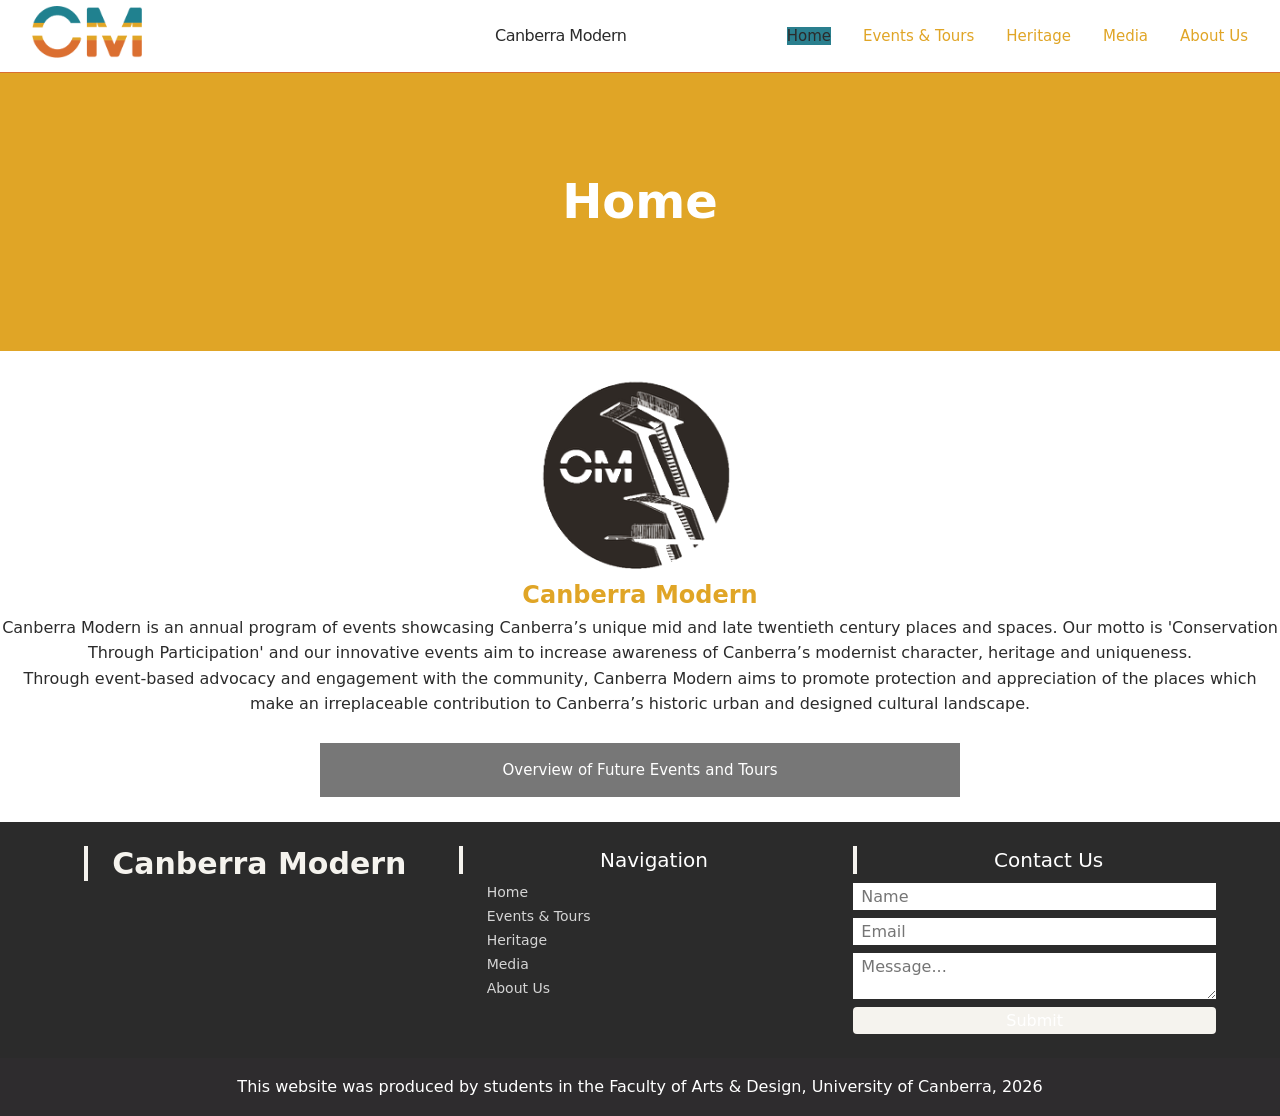
<file: index.html>
<!DOCTYPE html>
<html lang="en">

<head>
  <!-- Meta -->
  <meta charset="UTF-8">
  <meta name="viewport" content="width=device-width, initial-scale=1.0">
  <meta name="description" content="Responsive website assessment project">
  <title>Canberra Modern - Responsive Website</title>

  <!-- CSS -->
  <link rel="stylesheet" href="assets/css/styles.css">
 <!-- JavaScript -->
<script src="assets/css/javascript.js" defer></script>
 
  >
</head>

<body>


  <!-- =========================
       HEADER
  ========================== -->
<body>
</body>
  <nav class="navbar" id="navbar">
  <div class="nav-container">
      <a href="index.html">
    <img src="assets/images/CM logo.png" alt="My Logo" width="110.4" height="51.6">
</a>    
          <svg class="logo-icon" viewBox="0 0 24 24" </svg>
        <a href="#" class="nav-logo">
      <span class="logo-text">Canberra Modern</span>
    </a>

 <button class="hamburger" id="hamburger" aria-label="Toggle menu">
      <span class="hamburger-line"></span>
      <span class="hamburger-line"></span>
      <span class="hamburger-line"></span>
    </button>


    <div class="nav-menu" id="navMenu">
      <ul class="nav-list">
        <li class="nav-item">
          <a href="#" class="nav-link active">Home</a>
        </li>
        <li class="nav-item">
          <a href="Events.html" class="nav-link">Events & Tours</a>
        </li>
        <li class="nav-item">
          <a href="Heritage.html" class="nav-link">Heritage</a>
        </li>
        <li class="nav-item">
          <a href="Media.html" class="nav-link">Media</a>
        </li>
        <li class="nav-item">
          <a href="AboutUs.html" class="nav-link">About Us</a>
        </li>
      </ul>
    </div>
  </div>
</nav>

/* =========================
   HERO
========================= */

<br>
<br>
<body>
    <header>
      <h1>Home</h1>
    </header>
      </div>
</body>


  <!-- =========================
       MAIN
  ========================== -->

 
</head>

<body>
  <br>
  <img src="assets/images/logo2.png" alt="logo2" class="responsive" width="300" height="200">

</body>

</html>

</style>
</head>

<body>
  <br>
  <h2>Canberra Modern</h2>
  <p>
    Canberra Modern is an annual program of events showcasing Canberra’s unique mid and late twentieth century places and spaces.
    Our motto is 'Conservation Through Participation' and our innovative events aim to increase awareness of Canberra’s modernist character, heritage and uniqueness.
    <br>
    Through event-based advocacy and engagement with the community, Canberra Modern aims to promote protection and appreciation of the places which make an irreplaceable contribution to Canberra’s historic urban and designed cultural landscape.
  </p>
  <br>
  <button type="button" class="collapsible">Overview of Future Events and Tours</button>
  <div class="content">
    <p><br>Random Event(link) - Date xx/xx/xx Location<br><br>Random Event(link) - Date xx/xx/xx Location:<br><br>Random Event(link) - Date xx/xx/xx Location:<br><br>Random Event(link) - Date xx/xx/xx Location:<br><br></p>
  </div>



</body>

</html>

<br>
<br>

  
  <!-- =========================
       FOOTER
  ========================== -->

  <body>
    <footer>
        <div class="f-item-con">
            <div class="app-info">
                <span class='app-name'>
                    <span class='app-initial'>Canberra Modern

            </div>
            <div class="navigation">
                <div class="footer-title">Navigation</div>
                <ul>
                    <li>Home</li>
                    <li>Events & Tours</li>
                    <li>Heritage</li>
                    <li>Media</li>
                    <li>About Us</li>
             
                </ul>
            </div>
            <div class="g-i-t">
                <div class="footer-title">Contact Us</div>
                <form action="/" method="post" class="space-y-2">
                    <input type="text" name="g-name" class="g-inp" id="g-name" placeholder='Name' />
                    <input type="email" name="g-email" class="g-inp" id="g-email" placeholder='Email' />
                    <textarea type="text" name="g-msg" class="g-inp h-40 resize-none" id="g-msg"
                        placeholder='Message...'></textarea>
                    <button type="submit" class='f-btn'>Submit</button>
                </form>
            </div>
        </div>
        <div class='cr-con'>This website was produced by students in the Faculty of Arts & Design, University of Canberra, 2026</div>
    </footer>


</body>
</html>
</file>
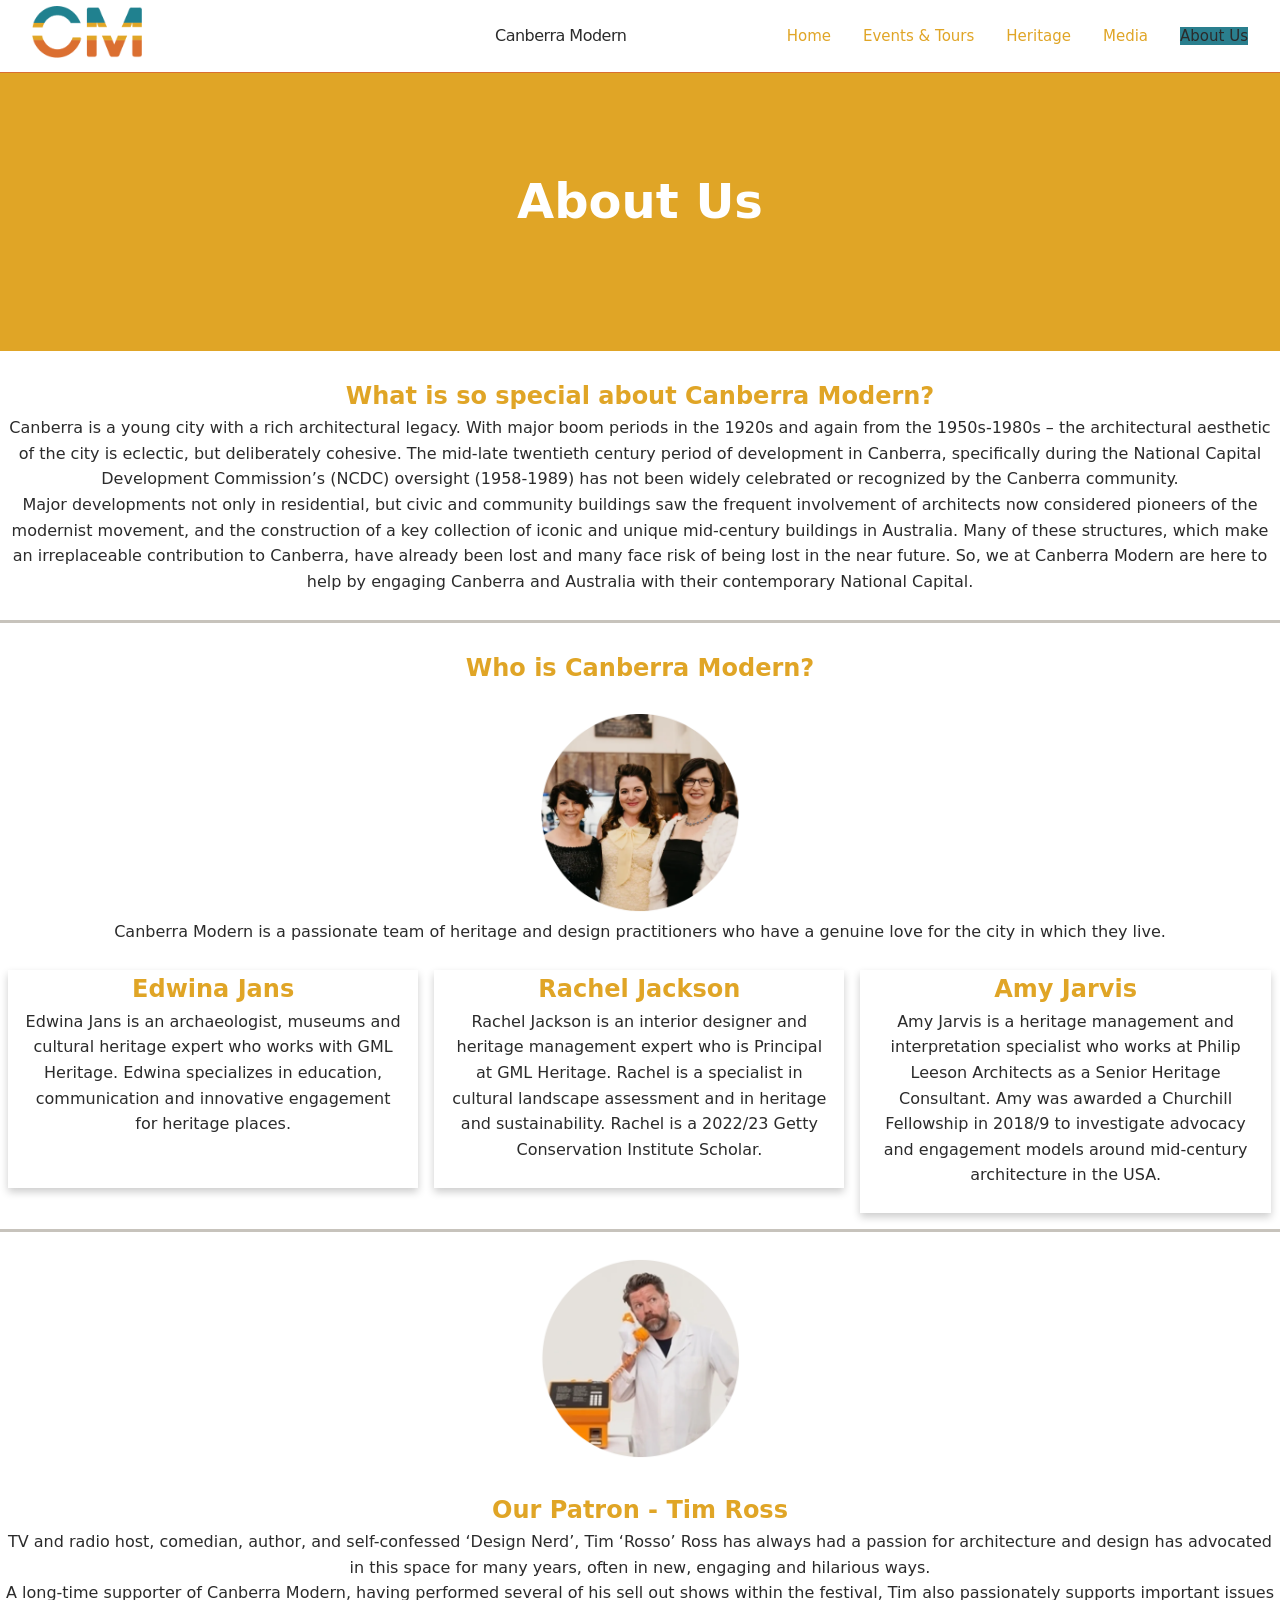
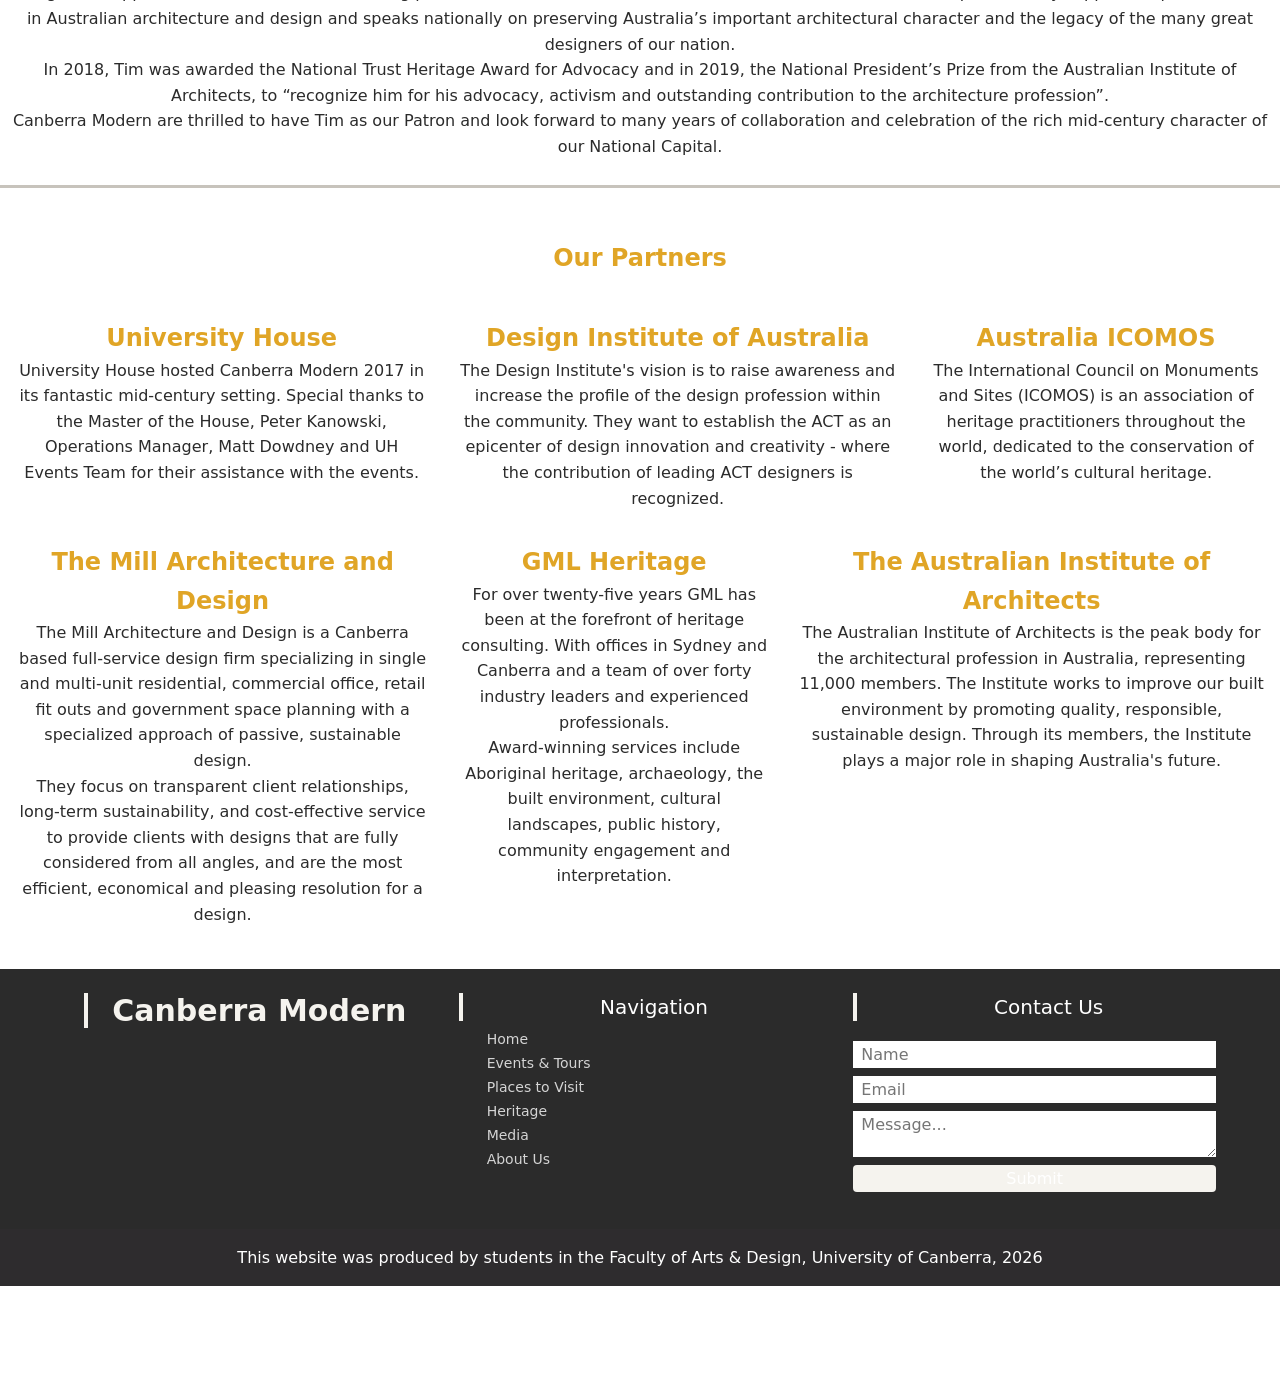
<file: AboutUs.html>
<!DOCTYPE html>
<html lang="en">

<head>
   <!-- Meta -->
  <meta charset="UTF-8">
  <meta name="viewport" content="width=device-width, initial-scale=1.0">
  <meta name="description" content="Responsive website assessment project">
  <title>Canberra Modern - Responsive Website</title>

  <!-- CSS -->
  <link rel="stylesheet" href="assets/css/styles.css">
 <!-- JavaScript -->
<script src="assets/css/javascript.js" defer></script>

    <!-- =========================
       HEADER
  ========================== -->
  >
<body>
</body>
  <nav class="navbar" id="navbar">
  <div class="nav-container">
      <a href="index.html">
    <img src="assets/images/CM logo.png" alt="My Logo" width="110.4" height="51.6">
</a>    
          <svg class="logo-icon" viewBox="0 0 24 24" </svg>
        <a href="#" class="nav-logo">
      <span class="logo-text">Canberra Modern</span>
    </a>

    <button class="hamburger" id="hamburger" aria-label="Toggle menu">
      <span class="hamburger-line"></span>
      <span class="hamburger-line"></span>
      <span class="hamburger-line"></span>
    </button>

    <div class="nav-menu" id="navMenu">
      <ul class="nav-list">
        <li class="nav-item">
          <a href="index.html" class="nav-link">Home</a>
        </li>
        <li class="nav-item">
          <a href="Events.html" class="nav-link">Events & Tours</a>
        </li>
        <li class="nav-item">
          <a href="Heritage.html" class="nav-link">Heritage</a>
        </li>
        <li class="nav-item">
          <a href="Media.html" class="nav-link">Media</a>
        </li>
        <li class="nav-item">
          <a href="#" class="nav-link active">About Us</a>
        </li>
      </ul>

    </div>
  </div>
  </div>
</nav>
</main>
<br>
<br>

<body>
  <header>
    <h1>About Us</h1>
  </header>
  </div>
</body>



<body2>
  <br>
  <h2>What is so special about Canberra Modern?</h2>
  <p>Canberra is a young city with a rich architectural legacy. With major boom periods in the 1920s and again from the 1950s-1980s – the architectural aesthetic of the city is eclectic, but deliberately cohesive.  The mid-late twentieth century period of development in Canberra, specifically during the National Capital Development Commission’s (NCDC) oversight (1958-1989) has not been widely celebrated or recognized by the Canberra community.<br>Major developments not only in residential, but civic and community buildings saw the frequent involvement of architects now considered pioneers of the modernist movement, and the construction of a key collection of iconic and unique mid-century buildings in Australia.  Many of these structures, which make an irreplaceable contribution to Canberra, have already been lost and many face risk of being lost in the near future.  So, we at Canberra Modern are here to help by engaging Canberra and Australia with their contemporary National Capital. 

  </p>
  <br>


<body>
<hr class="solid">
</body>
  

  <body2>
  <br>
  <h2>Who is Canberra Modern?</h2>
<body>
  <br>
  <img src="assets/images/Team.png" alt="logo2" class="responsive" width="300" height="200">

</body>
  <p>Canberra Modern is a passionate team of heritage and design practitioners who have a genuine love for the city in which they live.</p>
  <br>
  
    
   
</style>
</head5>
<body>

<div class="row">
  <div class="column">
    <div class="card">
      <div class="container">
        <h2>Edwina Jans</h2>
        <p>Edwina Jans is an archaeologist, museums and cultural heritage expert who works with GML Heritage. Edwina specializes in education, communication and innovative engagement for heritage places.  </p><br>
      <br>
      </div>
    </div>
  </div>


    <div class="column">
    <div class="card">
      <div class="container">
        <h2>Rachel Jackson</h2>
        <p>Rachel Jackson is an interior designer and heritage management expert who is Principal at GML Heritage. Rachel is a specialist in cultural landscape assessment and in heritage and sustainability. Rachel is a 2022/23 Getty Conservation Institute Scholar.</p><br>
      </div>
    </div>
  </div>
  
  <div class="column">
    <div class="card">
      <div class="container">
        <h2>Amy Jarvis</h2>
        <p>Amy Jarvis is a heritage management and interpretation specialist who works at Philip Leeson Architects as a Senior Heritage Consultant. Amy was awarded a Churchill Fellowship in 2018/9 to investigate advocacy and engagement models around mid-century architecture in the USA. </p><br>
      </div>
    </div>
  </div>
</div>


<body>
<hr class="solid">
</body>
  <br>
  
<div>  

 <img src="assets/images/TimRoss.png" alt="logo2" class="responsive" width="400" height="400">
  </div>
<body2>
    <h2>Our Patron - Tim Ross</h2>
  <p1>TV and radio host, comedian, author, and self-confessed ‘Design Nerd’, Tim ‘Rosso’ Ross has always had a passion for architecture and design has advocated in this space for many years, often in new, engaging and hilarious ways.<br>A long-time supporter of Canberra Modern, having performed several of his sell out shows within the festival, Tim also passionately supports important issues in Australian architecture and design and speaks nationally on preserving Australia’s important architectural character and the legacy of the many great designers of our nation.<br>In 2018, Tim was awarded the National Trust Heritage Award for Advocacy and in 2019, the National President’s Prize from the Australian Institute of Architects, to “recognize him for his advocacy, activism and outstanding contribution to the architecture profession”.<br>Canberra Modern are thrilled to have Tim as our Patron and look forward to many years of collaboration and celebration of the rich mid-century character of our National Capital.</p1>
  <br>
<div>   
<div>  
  
  <body2>
<hr class="solid">
</body2>
  <br>
  </style>

  </head8>
<body2>
<h2>Our Partners</h2><br>
<div class="col-container">
  <div class="col">
    <h2>University House</h2>
    <p1>University House hosted Canberra Modern 2017 in its fantastic mid-century setting. Special thanks to the Master of the House, Peter Kanowski, Operations Manager, Matt Dowdney and UH Events Team for their assistance with the events.  </p1>
  </div>

  <div class="col">
    <h2>Design Institute of Australia</h2>
    <p>The Design Institute's vision is to raise awareness and increase the profile of the design profession within the community. They want to establish the ACT as an epicenter of design innovation and creativity - where the contribution of leading ACT designers is recognized. </p>
  </div>

  <div class="col">
    <h2>Australia ICOMOS</h2>
    <p>The International Council on Monuments and Sites (ICOMOS) is an association of heritage practitioners throughout the world, dedicated to the conservation of the world’s cultural heritage.</p>
  </div>
</div>

<div class="col-container">
  <div class="col">
    <h2>The Mill Architecture and Design</h2>
    <p>The Mill Architecture and Design is a Canberra based full-service design firm specializing in single and multi-unit residential, commercial office, retail fit outs and government space planning with a specialized approach of passive, sustainable design.<br>They focus on transparent client relationships, long-term sustainability, and cost-effective service to provide clients with designs that are fully considered from all angles, and are the most efficient, economical and pleasing resolution for a design. </p>
  </div>

  <div class="col">
    <h2>GML Heritage</h2>
    <p>For over twenty-five years GML has been at the forefront of heritage consulting. With offices in Sydney and Canberra and a team of over forty industry leaders and experienced professionals.<br>Award-winning services include Aboriginal heritage, archaeology, the built environment, cultural landscapes, public history, community engagement and interpretation. </p>
  </div>

  <div class="col">
    <h2>The Australian Institute of Architects</h2>
    <p>The Australian Institute of Architects is the peak body for the architectural profession in Australia, representing 11,000 members. The Institute works to improve our built environment by promoting quality, responsible, sustainable design. Through its members, the Institute plays a major role in shaping Australia's future.</p>
  </div>
</div>
<br>

    
  <!-- =========================
       FOOTER
  ========================== -->

  <body>
    <footer>
        <div class="f-item-con">
            <div class="app-info">
                <span class='app-name'>
                    <span class='app-initial'>Canberra Modern

            </div>
            <div class="navigation">
                <div class="footer-title">Navigation</div>
                <ul>
                    <li>Home</li>
                    <li>Events & Tours</li>
                    <li>Places to Visit</li>
                    <li>Heritage</li>
                    <li>Media</li>
                    <li>About Us</li>
             
                </ul>
            </div>
            <div class="g-i-t">
                <div class="footer-title">Contact Us</div>
                <form action="/" method="post" class="space-y-2">
                    <input type="text" name="g-name" class="g-inp" id="g-name" placeholder='Name' />
                    <input type="email" name="g-email" class="g-inp" id="g-email" placeholder='Email' />
                    <textarea type="text" name="g-msg" class="g-inp h-40 resize-none" id="g-msg"
                        placeholder='Message...'></textarea>
                    <button type="submit" class='f-btn'>Submit</button>
                </form>
            </div>
        </div>
        <div class='cr-con'>This website was produced by students in the Faculty of Arts & Design, University of Canberra, 2026</div>
    </footer>


</body>
</html>
</file>
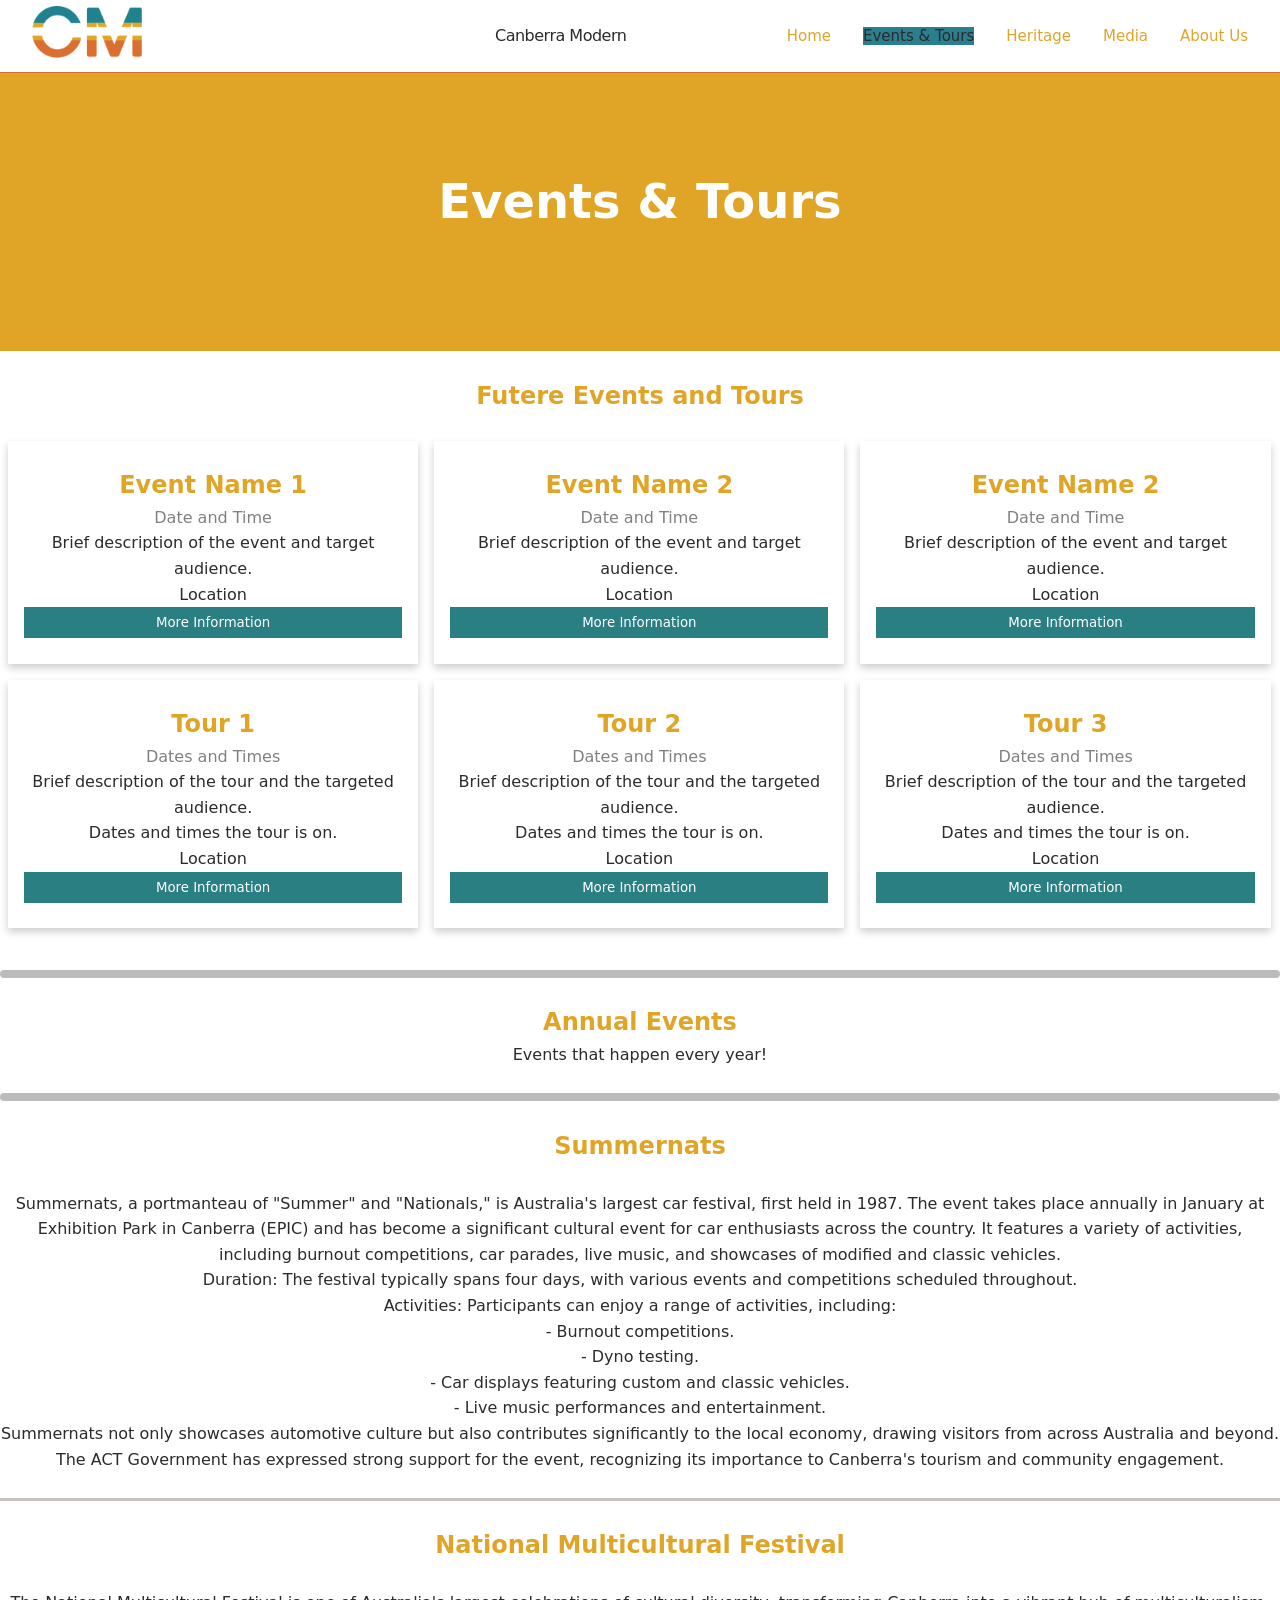
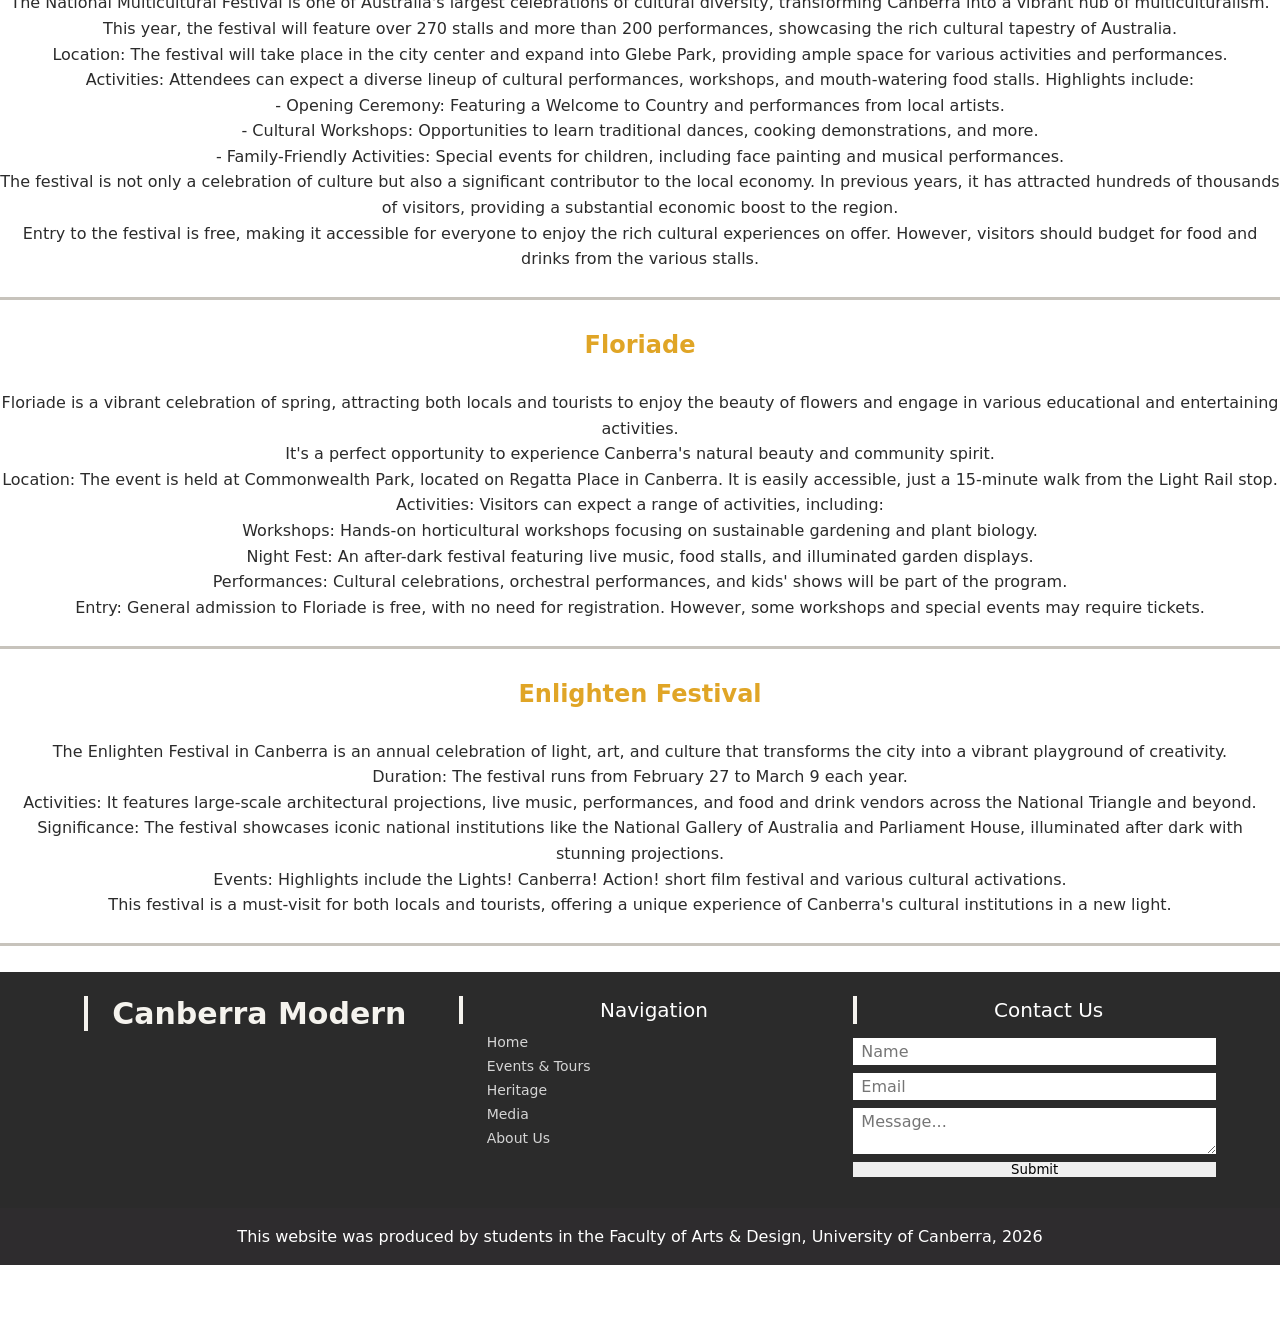
<file: Events.html>
<!DOCTYPE html>
<html lang="en">

<head>
  <!-- Meta -->
  <meta charset="UTF-8">
  <meta name="viewport" content="width=device-width, initial-scale=1.0">
  <meta name="description" content="Responsive website assessment project">
  <title>Canberra Modern - Responsive Website</title>

  <!-- CSS -->
  <link rel="stylesheet" href="assets/css/styles.css">
 <!-- JavaScript -->
<script src="assets/css/javascript.js" defer></script>
 
  >
  <!-- =========================
       HEADER
  ========================== -->

  <nav class="navbar" id="navbar">
  <div class="nav-container">
      <a href="index.html">
    <img src="assets/images/CM logo.png" alt="My Logo" width="110.4" height="51.6">
</a>    
          <svg class="logo-icon" viewBox="0 0 24 24" </svg>
        <a href="#" class="nav-logo">
      <span class="logo-text">Canberra Modern</span>
    </a>

    <button class="hamburger" id="hamburger" aria-label="Toggle menu">
      <span class="hamburger-line"></span>
      <span class="hamburger-line"></span>
      <span class="hamburger-line"></span>
    </button>

    <div class="nav-menu" id="navMenu">
      <ul class="nav-list">
        <li class="nav-item">
          <a href="index.html" class="nav-link">Home</a>
        </li>
        <li class="nav-item"><a href="Events.html">
          <a href="#" class="nav-link active">Events & Tours</a>
        </li>
        <li class="nav-item">
          <a href="Heritage.html" class="nav-link">Heritage</a>
        </li>
        <li class="nav-item">
          <a href="Media.html" class="nav-link">Media</a>
        </li>
        <li class="nav-item">
          <a href="AboutUs.html" class="nav-link">About Us</a>
        </li>
      </ul>

      </div>
    </div>
  </div>
</nav>
</main>


<br>
<br>

<body>
  <header>
    <h1>Events & Tours</h1>
  </header>

</body>

<body>
  <br>
  <h2>Futere Events and Tours</h2>
  <br>


  <body>

    <div class="row">
      <div class="column">
        <div class="card">
          <div class="container">
            <br>
            <h2>Event Name 1</h2>
            <p class="title">Date and Time</p>
            <p>Brief description of the event and target audience.</p>
            <p>Location</p>
            <p><button class="button">More Information</button></p>
            <br>
          </div>
        </div>
      </div>

      <div class="column">
        <div class="card">
          <div class="container">
            <br>
            <h2>Event Name 2</h2>
            <p class="title">Date and Time</p>
            <p>Brief description of the event and target audience.</p>
            <p>Location</p>
            <p><button class="button">More Information</button></p>
            <br>
          </div>
        </div>
      </div>

      <div class="column">
        <div class="card">
          <div class="container">
            <br>
            <h2>Event Name 2</h2>
            <p class="title">Date and Time</p>
            <p>Brief description of the event and target audience.</p>
            <p>Location</p>
            <p><button class="button">More Information</button></p>
            <br>
          </div>
        </div>
      </div>
    </div>

    <body>

      <div class="row">
        <div class="column">
          <div class="card">
            <div class="container">
              <br>
              <h2>Tour 1</h2>
              <p class="title">Dates and Times</p>
              <p>Brief description of the tour and the targeted audience.<br>
                Dates and times the tour is on.</p>
              <p>Location</p>
              <p><button class="button">More Information</button></p>
              <br>
            </div>
          </div>
        </div>

        <div class="column">
          <div class="card">
            <div class="container">
              <br>
              <h2>Tour 2</h2>
              <p class="title">Dates and Times</p>
              <p>Brief description of the tour and the targeted audience.<br>
                Dates and times the tour is on.</p>
              <p>Location</p>
              <p><button class="button">More Information</button></p>
              <br>
            </div>
          </div>
        </div>

        <div class="column">
          <div class="card">
            <div class="container">
              <br>
              <h2>Tour 3</h2>
              <p class="title">Dates and Times</p>
              <p>Brief description of the tour and the targeted audience.<br>
                Dates and times the tour is on.</p>
              <p>Location</p>
              <p><button class="button">More Information</button></p>
              <br>
            </div>
          </div>
        </div>
      </div>
    </body>
<br>
    <body>
      <hr class="rounded">
    </body>
    <br>

    <body>
      <div class="main">
        <h2>Annual Events</h2>
        <p>Events that happen every year!</p>
        <br>
        <body>

          <body>
      <hr class="rounded">
    </body>
        </body>

        <br>
        <body>
          <h2>Summernats</h2>
          <body>
            <body2>
              <p>Summernats, a portmanteau of "Summer" and "Nationals," is Australia's largest car festival, first held in 1987. The event takes place annually in January at Exhibition Park in Canberra (EPIC) and has become a significant cultural event for car enthusiasts across the country. It features a variety of activities, including burnout competitions, car parades, live music, and showcases of modified and classic vehicles.<br>Duration: The festival typically spans four days, with various events and competitions scheduled throughout.<br>Activities: Participants can enjoy a range of activities, including:
              <p>
              <ul>
                <li> - Burnout competitions.</li>
                <li> - Dyno testing.</li>
                <li> - Car displays featuring custom and classic vehicles.</li>
                <li> - Live music performances and entertainment.</li>
              </ul>
<p>Summernats not only showcases automotive culture but also contributes significantly to the local economy, drawing visitors from across Australia and beyond. The ACT Government has expressed strong support for the event, recognizing its importance to Canberra's tourism and community engagement.<p>
<br>

                    <body>
<hr class="solid">
</body>

        <body2>
          <h2>National Multicultural Festival</h2>

          <body>

            </head>
            <body2>

              <p>The National Multicultural Festival is one of Australia's largest celebrations of cultural diversity, transforming Canberra into a vibrant hub of multiculturalism. This year, the festival will feature over 270 stalls and more than 200 performances, showcasing the rich cultural tapestry of Australia.<br>Location: The festival will take place in the city center and expand into Glebe Park, providing ample space for various activities and performances.<br>Activities: Attendees can expect a diverse lineup of cultural performances, workshops, and mouth-watering food stalls. Highlights include:
              <p>
              <ul>
                <li> - Opening Ceremony: Featuring a Welcome to Country and performances from local artists. </li>
                <li> - Cultural Workshops: Opportunities to learn traditional dances, cooking demonstrations, and more. </li>
                <li> - Family-Friendly Activities: Special events for children, including face painting and musical performances. </li>
              </ul>
<p>The festival is not only a celebration of culture but also a significant contributor to the local economy. In previous years, it has attracted hundreds of thousands of visitors, providing a substantial economic boost to the region.<br>Entry to the festival is free, making it accessible for everyone to enjoy the rich cultural experiences on offer. However, visitors should budget for food and drinks from the various stalls. <p>
            </body2>
<br>
      <body>
<hr class="solid">
</body>
      
         
        <br>
        <body>
          <h2>Floriade</h2>
          <body>
            <body2>
              <p>Floriade is a vibrant celebration of spring, attracting both locals and tourists to enjoy the beauty of flowers and engage in various educational and entertaining activities.<br>It's a perfect opportunity to experience Canberra's natural beauty and community spirit.<br>Location: The event is held at Commonwealth Park, located on Regatta Place in Canberra. It is easily accessible, just a 15-minute walk from the Light Rail stop. <br>Activities: Visitors can expect a range of activities, including:<br>
Workshops: Hands-on horticultural workshops focusing on sustainable gardening and plant biology.<br> 
Night Fest: An after-dark festival featuring live music, food stalls, and illuminated garden displays. <br>
Performances: Cultural celebrations, orchestral performances, and kids' shows will be part of the program.<br> 
Entry: General admission to Floriade is free, with no need for registration. However, some workshops and special events may require tickets. <p>
<br>
 
 
                    <body>
<hr class="solid">
</body>         
       
                       
        <br>
        <body>
          <h2>Enlighten Festival</h2>
          <body>
            <body2>
              <p>The Enlighten Festival in Canberra is an annual celebration of light, art, and culture that transforms the city into a vibrant playground of creativity.<br>Duration: The festival runs from February 27 to March 9 each year.<br>
Activities: It features large-scale architectural projections, live music, performances, and food and drink vendors across the National Triangle and beyond. <br>Significance: The festival showcases iconic national institutions like the National Gallery of Australia and Parliament House, illuminated after dark with stunning projections. <br>Events: Highlights include the Lights! Canberra! Action! short film festival and various cultural activations. <br>This festival is a must-visit for both locals and tourists, offering a unique experience of Canberra's cultural institutions in a new light.<p>
<br>
 
     
                    <body>
<hr class="solid">
</body>  
              
              
            </html>
<br>
<div>
            <body>
              <footer>
                <div class="f-item-con">
                  <div class="app-info">
                    <span class='app-name'>
                      <span class='app-initial'>Canberra Modern

                  </div>
                  <div class="navigation">
                    <div class="footer-title">Navigation</div>
                    <ul>
                      <li>Home</li>
                      <li>Events & Tours</li>
                      <li>Heritage</li>
                      <li>Media</li>
                      <li>About Us</li>

                    </ul>
                  </div>
                  <div class="g-i-t">
                    <div class="footer-title">Contact Us</div>
                    <form action="/" method="post" class="space-y-2">
                      <input type="text" name="g-name" class="g-inp" id="g-name" placeholder="Name" />
                      <input type="email" name="g-email" class="g-inp" id="g-email" placeholder="Email" />
                      <textarea type="text" name="g-msg" class="g-inp h-40 resize-none" id="g-msg" placeholder="Message..."></textarea>
                      <button type="submit" class="fbtn">Submit</button>
                    </form>
                  </div>
                </div>
                <div class="cr-con">This website was produced by students in the Faculty of Arts & Design, University of Canberra, 2026</div>
              </footer>
</file>
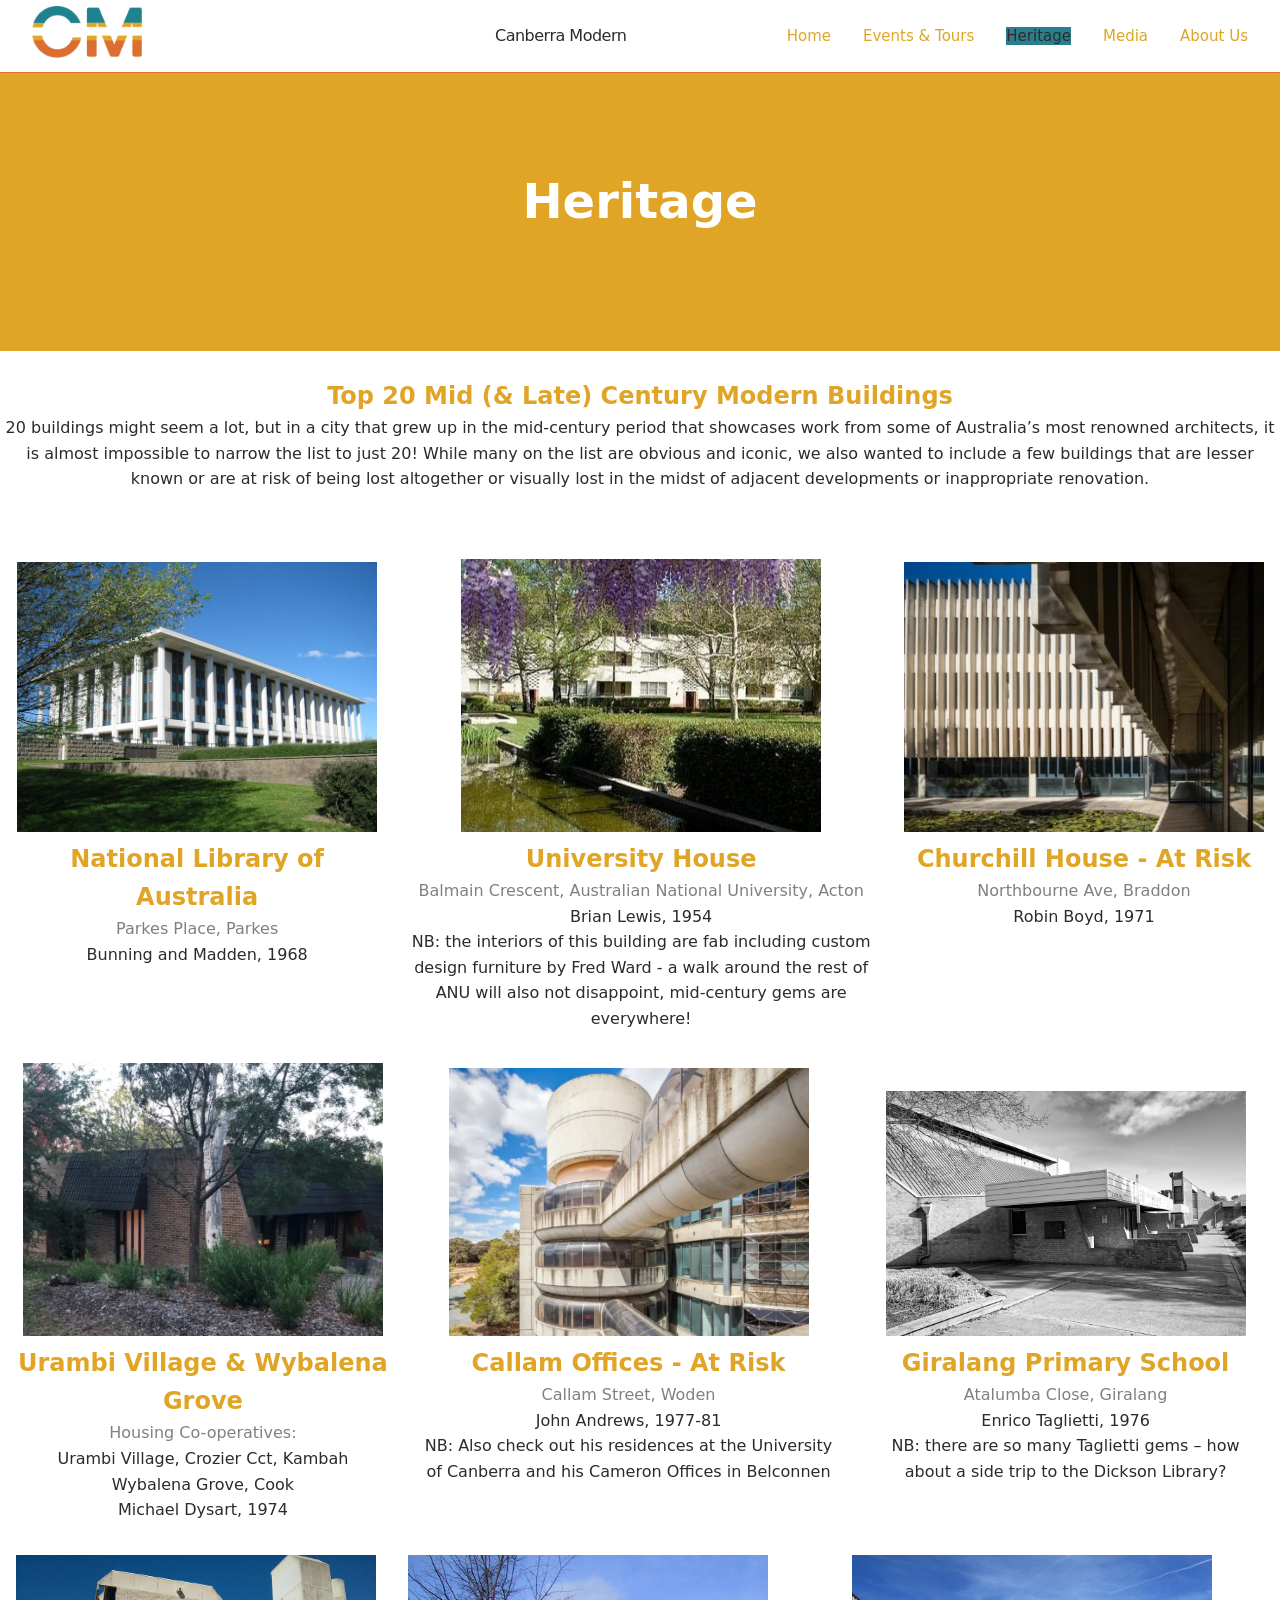
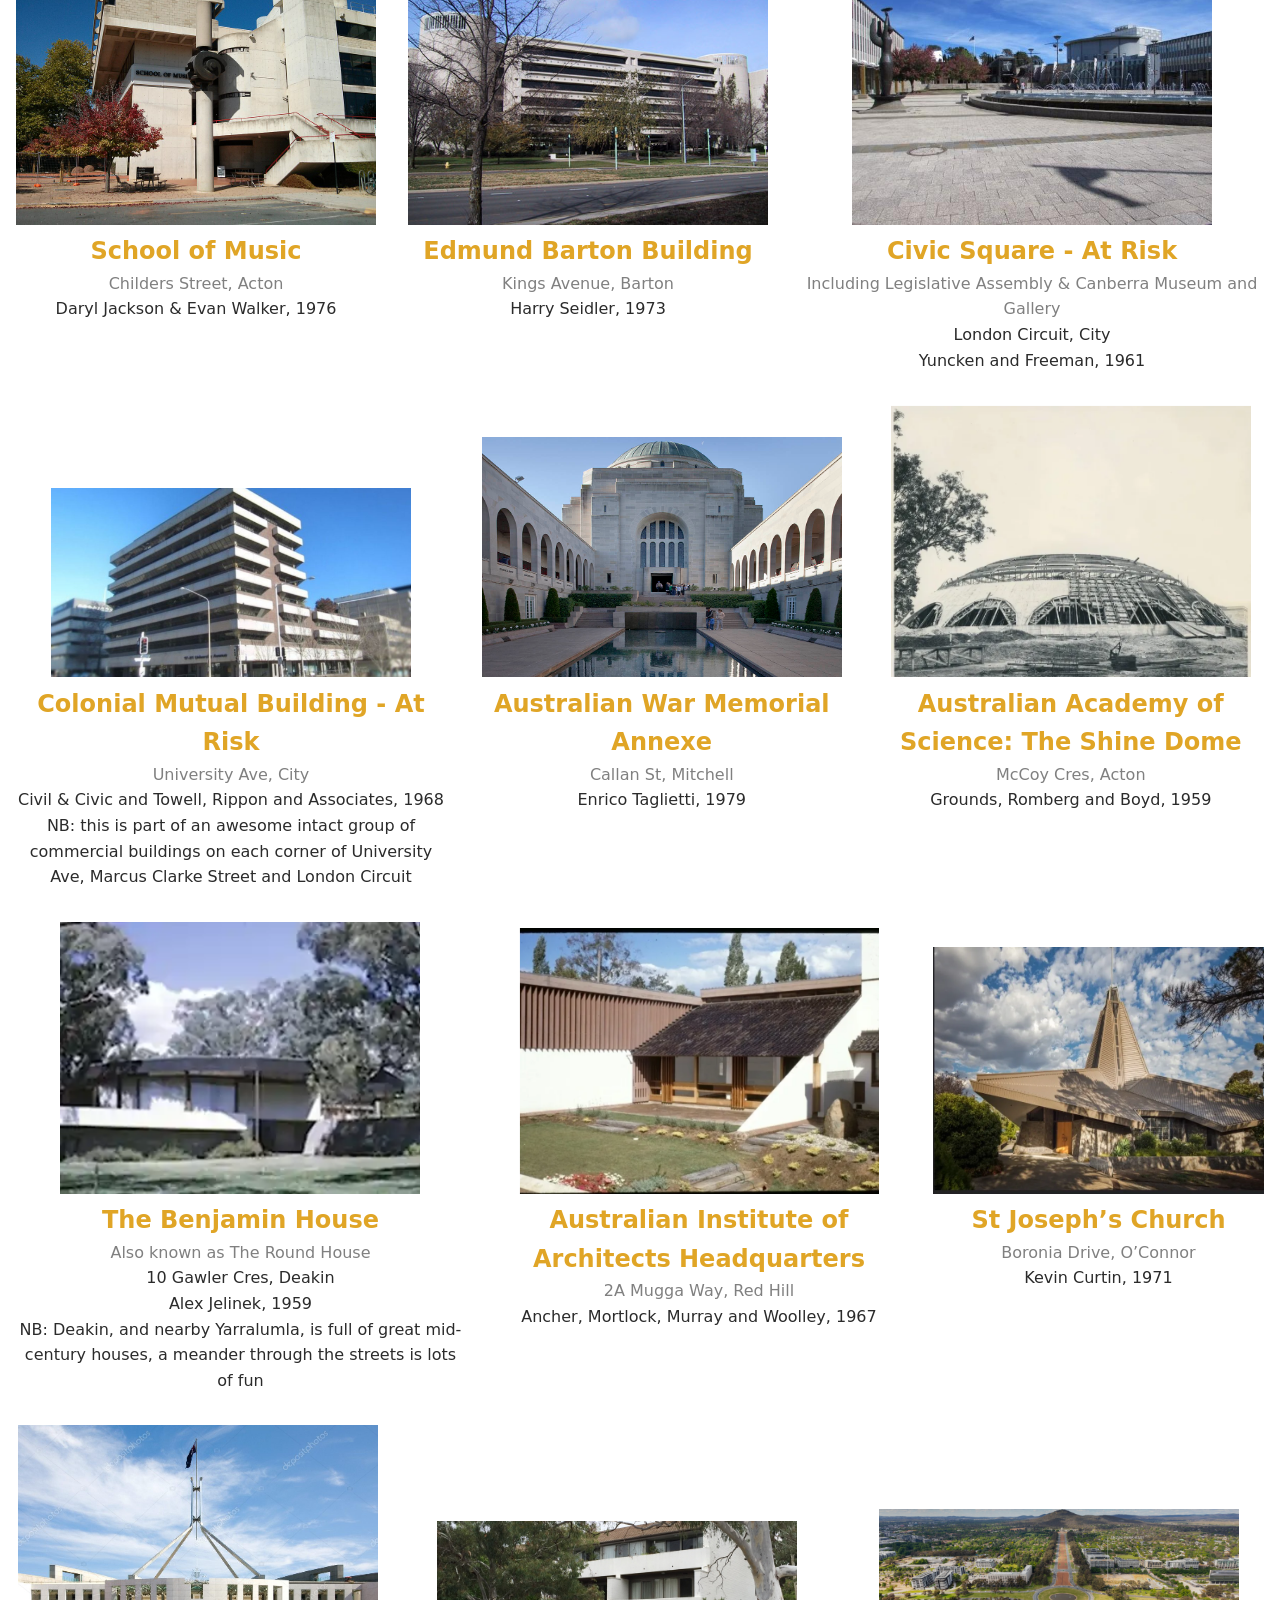
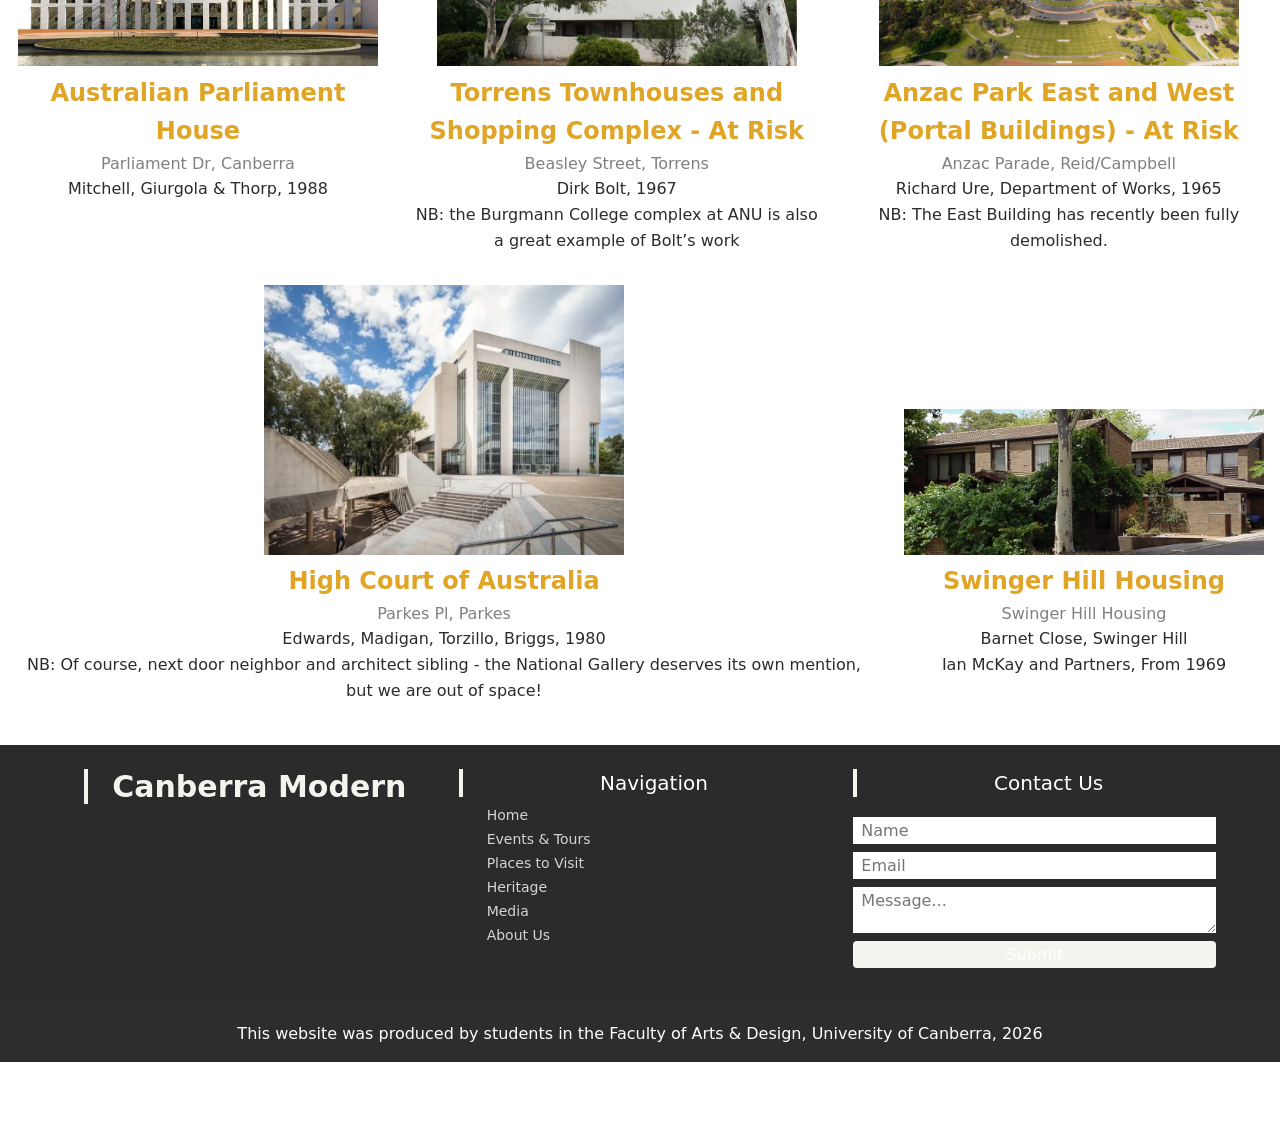
<file: Heritage.html>
<!DOCTYPE html>
<html lang="en">

<head>
  <!-- Meta -->
  <meta charset="UTF-8">
  <meta name="viewport" content="width=device-width, initial-scale=1.0">
  <meta name="description" content="Responsive website assessment project">
  <title>Canberra Modern - Responsive Website</title>

  <!-- CSS -->
  <link rel="stylesheet" href="assets/css/styles.css">
 <!-- JavaScript -->
<script src="assets/css/javascript.js" defer></script>

  <!-- =========================
       HEADER
  ========================== -->
<body>
</body>
  <nav class="navbar" id="navbar">
  <div class="nav-container">
      <a href="index.html">
    <img src="assets/images/CM logo.png" alt="My Logo" width="110.4" height="51.6">
</a>    
          <svg class="logo-icon" viewBox="0 0 24 24" </svg>
        <a href="#" class="nav-logo">
      <span class="logo-text">Canberra Modern</span>
    </a>


    <button class="hamburger" id="hamburger" aria-label="Toggle menu">
      <span class="hamburger-line"></span>
      <span class="hamburger-line"></span>
      <span class="hamburger-line"></span>
    </button>

    <div class="nav-menu" id="navMenu">
      <ul class="nav-list">
        <li class="nav-item">
          <a href="index.html" class="nav-link">Home</a>
        </li>
        <li class="nav-item">
          <a href="Events.html" class="nav-link">Events & Tours</a>
        </li>
        <li class="nav-item">
          <a href="#" class="nav-link active">Heritage</a>
        </li>
        <li class="nav-item">
          <a href="Media.html" class="nav-link">Media</a>
        </li>
        <li class="nav-item">
          <a href="AboutUs.html" class="nav-link">About Us</a>
        </li>
      </ul>
    </div>
  </div>
</nav>
<br>

/* =========================
   HERO
========================= */
<body>
    <header>
      <h1>Heritage</h1>
    </header>
      </div>
</body>


  <!-- =========================
       MAIN
  ========================== -->
<body2>
  <br>
  <h2>Top 20 Mid (& Late) Century Modern Buildings</h2>
  <p>
    20 buildings might seem a lot, but in a city that grew up in the mid-century period that showcases work from some of Australia’s most renowned architects, it is almost impossible to narrow the list to just 20! While many on the list are obvious and iconic, we also wanted to include a few buildings that are lesser known or are at risk of being lost altogether or visually lost in the midst of adjacent developments or inappropriate renovation.</p>
  <br>

  
   </head8>
<body2>
<div class="col-container">
  <div class="col" style="white">
        <img src="assets/images/NationalLibrary.jpeg" alt="National Library of Australia" style="max-width:360px">
    <h2>National Library of Australia</h2>
    <p class="title">Parkes Place, Parkes </p>
    <p1>Bunning and Madden, 1968  </p1>
  </div>

  <div class="col" style="white">
        <img src="assets/images/university-house.jpg" alt="University House" style="max-width:360px">
    <h2>University House</h2>
     <p class="title">Balmain Crescent, Australian National University, Acton </p>
    <p>Brian Lewis, 1954<br>NB: the interiors of this building are fab including custom design furniture by Fred Ward - a walk around the rest of ANU will also not disappoint, mid-century gems are everywhere!</p>
  </div>

  <div class="col" style="white">
        <img src="assets/images/ChurchillHouse.png" alt="Churchill House" style="max-width:360px">
    <h2>Churchill House - At Risk</h2>
      <p class="title">Northbourne Ave, Braddon </p>
    <p>Robin Boyd, 1971 </p>
  </div>
</div>

  
  <div class="col-container">
  <div class="col" style="white">
        <img src="assets/images/UrambiVillage.png" alt="Urambi Village & Wybalena Grove" style="max-width:360px">
    <h2>Urambi Village & Wybalena Grove</h2>
    <p class="title">Housing Co-operatives: </p>
    <p1>Urambi Village, Crozier Cct, Kambah  Wybalena Grove, Cook<br>Michael Dysart, 1974  </p1>
  </div>

  <div class="col" style="white">
        <img src="assets/images/CallamOffices.png" alt="Callam Offices" style="max-width:360px">
    <h2>Callam Offices - At Risk</h2>
     <p class="title">Callam Street, Woden</p>
    <p>John Andrews, 1977-81<br>NB: Also check out his residences at the University of Canberra and his Cameron Offices in Belconnen</p>
  </div>

  <div class="col" style="white">
        <img src="assets/images/Giralang Primary School.jpg" alt="Giralang Primary School" style="max-width:360px">
    <h2>Giralang Primary School</h2>
      <p class="title">Atalumba Close, Giralang </p>
    <p>Enrico Taglietti, 1976<br>NB: there are so many Taglietti gems – how about a side trip to the Dickson Library?</p>
  </div>
</div>
  

  
  <div class="col-container">
  <div class="col" style="white">
        <img src="assets/images/School of Music.jpeg" alt="School of Music" style="max-width:360px">
    <h2>School of Music</h2>
    <p class="title">Childers Street, Acton </p>
    <p1>Daryl Jackson & Evan Walker, 1976</p1>
  </div>

  <div class="col" style="white">
        <img src="assets/images/Edmund Barton Building.jpg" alt="Edmund Barton Building" style="max-width:360px">
    <h2>Edmund Barton Building</h2>
     <p class="title">Kings Avenue, Barton</p>
    <p>Harry Seidler, 1973</p>
  </div>

  <div class="col" style="white">
        <img src="assets/images/Civic Square.jpg" alt="Civic Square" style="max-width:360px">
    <h2>Civic Square - At Risk</h2>
      <p class="title">Including Legislative Assembly & Canberra Museum and Gallery</p>
    <p>London Circuit, City<br>Yuncken and Freeman, 1961 </p>
  </div>
</div>

  
    
  <div class="col-container">
  <div class="col" style="white">
        <img src="assets/images/Colonial Mutual Building.jpg" alt="Colonial Mutual Building" style="max-width:360px">
    <h2>Colonial Mutual Building - At Risk</h2>
    <p class="title">University Ave, City </p>
    <p1>Civil & Civic and Towell, Rippon and Associates, 1968<br>NB: this is part of an awesome intact group of commercial buildings on each corner of University Ave, Marcus Clarke Street and London Circuit  </p1>
  </div>

  <div class="col" style="white">
        <img src="assets/images/War Memorial Annexe.jpg" alt="Australian War Memorial Annexe" style="max-width:360px">
    <h2>Australian War Memorial Annexe</h2>
     <p class="title">Callan St, Mitchell</p>
    <p>Enrico Taglietti, 1979 </p>
  </div>

  <div class="col" style="white">
        <img src="assets/images/ShineDome.png" alt="The Shine Dome" style="max-width:360px">
    <h2>Australian Academy of Science: The Shine Dome</h2>
      <p class="title">McCoy Cres, Acton</p>
    <p>Grounds, Romberg and Boyd, 1959 </p>
  </div>
</div>
  
   
  <div class="col-container">
  <div class="col" style="white">
        <img src="assets/images/BenjaminHouse.png" alt="The Benjamin House" style="max-width:360px">
    <h2>The Benjamin House</h2>
    <p class="title">Also known as The Round House</p>
    <p1>10 Gawler Cres, Deakin<br>Alex Jelinek, 1959<br>NB: Deakin, and nearby Yarralumla, is full of great mid-century houses, a meander through the streets is lots of fun</p1>
  </div>

  <div class="col" style="white">
        <img src="assets/images/AIA.png" alt="Australian Institute of Architects Headquarters" style="max-width:360px">
    <h2>Australian Institute of Architects Headquarters</h2>
     <p class="title">2A Mugga Way, Red Hill</p>
    <p>Ancher, Mortlock, Murray and Woolley, 1967</p>
  </div>

  <div class="col" style="white">
        <img src="assets/images/St Josephs.png" alt="St Joseph’s Church" style="max-width:360px">
    <h2>St Joseph’s Church</h2>
      <p class="title">Boronia Drive, O’Connor</p>
    <p>Kevin Curtin, 1971 </p>
  </div>
</div>

  
  
   <div class="col-container">
  <div class="col" style="white">
        <img src="assets/images/Parliment House.jpg" alt="Australian Parliament House" style="max-width:360px">
    <h2>Australian Parliament House</h2>
    <p class="title">Parliament Dr, Canberra</p>
    <p1>Mitchell,  Giurgola & Thorp, 1988 </p1>
  </div>

  <div class="col" style="white">
        <img src="assets/images/Torrens Townhouse.jpg" alt="Torrens Townhouses" style="max-width:360px">
    <h2>Torrens Townhouses and Shopping Complex - At Risk</h2>
     <p class="title">Beasley Street, Torrens </p>
    <p>Dirk Bolt, 1967<br>NB: the Burgmann College complex at ANU is also a great example of Bolt’s work  </p>
  </div>

  <div class="col" style="white">
        <img src="assets/images/Anzac Park.png" alt="Anzac Park" style="max-width:360px">
    <h2>Anzac Park East and West (Portal Buildings) - At Risk</h2>
      <p class="title">Anzac Parade, Reid/Campbell</p>
    <p>Richard Ure, Department of Works, 1965<br>NB: The East Building has recently been fully demolished. </p>
  </div>
</div>
  
  
 
   <div class="col-container">
  <div class="col" style="white">
        <img src="assets/images/HighCourt.png" alt="High Court of Australia" style="max-width:360px">
    <h2>High Court of Australia</h2>
    <p class="title">Parkes Pl, Parkes</p>
    <p1>Edwards, Madigan, Torzillo, Briggs, 1980<br>NB: Of course, next door neighbor and architect sibling - the National Gallery deserves its own mention, but we are out of space!</p1>
  </div>

  <div class="col" style="white">
        <img src="assets/images/SwingerHill.jpg" alt="Swinger Hill Housing" style="max-width:360px">
    <h2>Swinger Hill Housing</h2>
     <p class="title">Swinger Hill Housing </p>
    <p>Barnet Close, Swinger Hill<br>Ian McKay and Partners, From 1969</p>
  </div>
  
  </div>
<br>
  
    <!-- =========================
       FOOTER
  ========================== -->

  <body>
    <footer>
        <div class="f-item-con">
            <div class="app-info">
                <span class='app-name'>
                    <span class='app-initial'>Canberra Modern

            </div>
            <div class="navigation">
                <div class="footer-title">Navigation</div>
                <ul>
                    <li>Home</li>
                    <li>Events & Tours</li>
                    <li>Places to Visit</li>
                    <li>Heritage</li>
                    <li>Media</li>
                    <li>About Us</li>
             
                </ul>
            </div>
            <div class="g-i-t">
                <div class="footer-title">Contact Us</div>
                <form action="/" method="post" class="space-y-2">
                    <input type="text" name="g-name" class="g-inp" id="g-name" placeholder='Name' />
                    <input type="email" name="g-email" class="g-inp" id="g-email" placeholder='Email' />
                    <textarea type="text" name="g-msg" class="g-inp h-40 resize-none" id="g-msg"
                        placeholder='Message...'></textarea>
                    <button type="submit" class='f-btn'>Submit</button>
                </form>
            </div>
        </div>
        <div class='cr-con'>This website was produced by students in the Faculty of Arts & Design, University of Canberra, 2026</div>
    </footer>
</html>
</file>
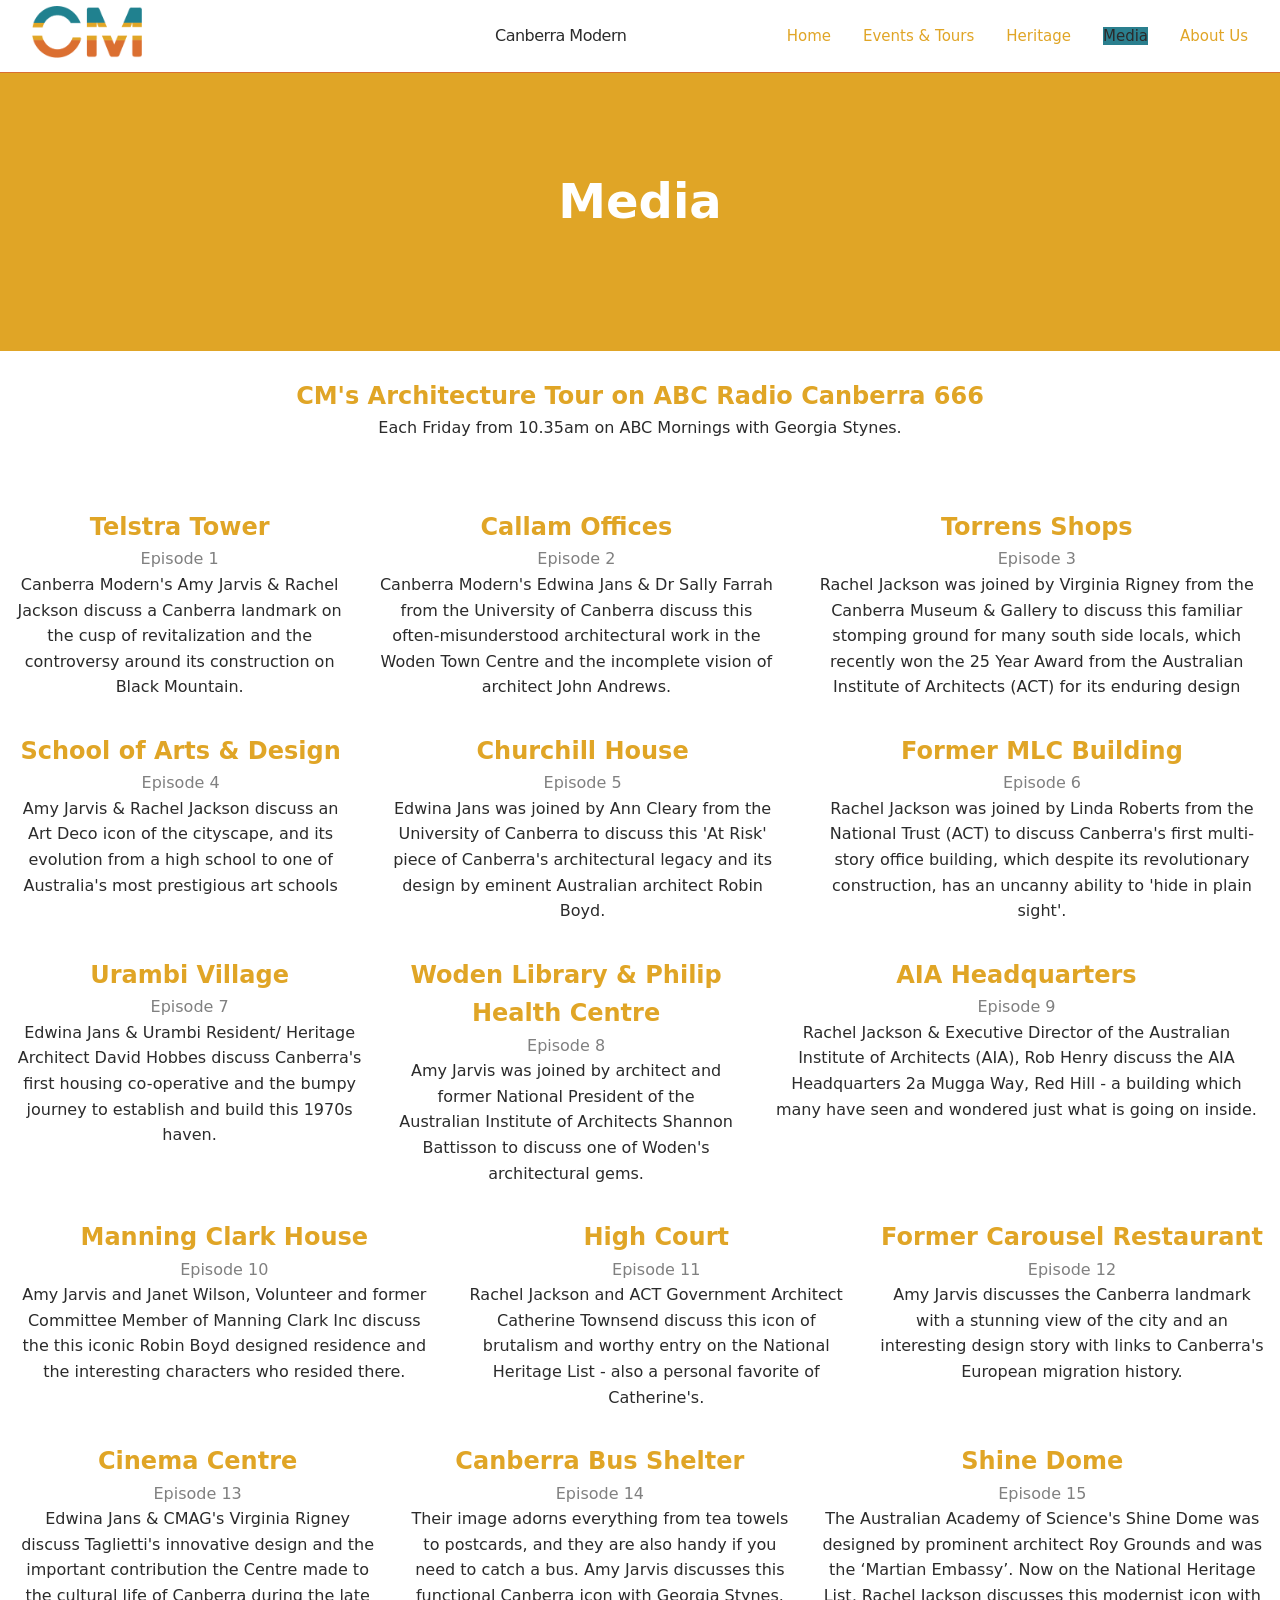
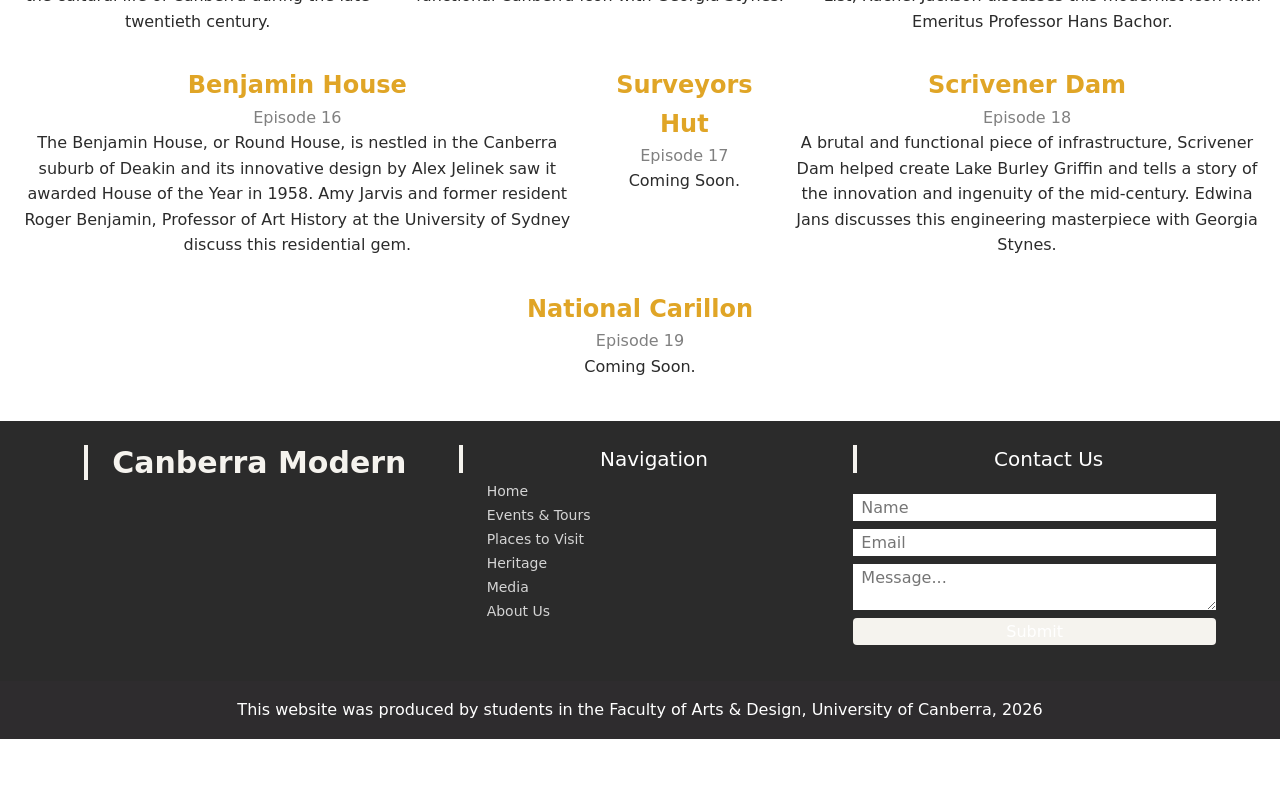
<file: Media.html>
<!DOCTYPE html>
<html lang="en">

<head>
  <!-- Meta -->
  <meta charset="UTF-8">
  <meta name="viewport" content="width=device-width, initial-scale=1.0">
  <meta name="description" content="Responsive website assessment project">
  <title>Canberra Modern - Responsive Website</title>

  <!-- CSS -->
  <link rel="stylesheet" href="assets/css/styles.css">
 <!-- JavaScript -->
<script src="assets/css/javascript.js" defer></script>
  >

  <!-- =========================
       HEADER
  ========================== -->

  <nav class="navbar" id="navbar">
  <div class="nav-container">
      <a href="index.html">
    <img src="assets/images/CM logo.png" alt="My Logo" width="110.4" height="51.6">
</a>    
          <svg class="logo-icon" viewBox="0 0 24 24" </svg>
        <a href="#" class="nav-logo">
      <span class="logo-text">Canberra Modern</span>
    </a>

    <button class="hamburger" id="hamburger" aria-label="Toggle menu">
      <span class="hamburger-line"></span>
      <span class="hamburger-line"></span>
      <span class="hamburger-line"></span>
    </button>

    <div class="nav-menu" id="navMenu">
      <ul class="nav-list">
        <li class="nav-item">
          <a href="index.html" class="nav-link">Home</a>
        </li>
        <li class="nav-item">
          <a href="Events.html" class="nav-link">Events & Tours</a>
        </li>
        <li class="nav-item">
          <a href="Heritage.html" class="nav-link">Heritage</a>
        </li>
        <li class="nav-item">
          <a href="#" class="nav-link active">Media</a>
        </li>
        <li class="nav-item">
          <a href="AboutUs.html" class="nav-link">About Us</a>
        </li>
      </ul>

      </div>
    </div>
  </div>
</nav>
</main>

/* =========================
   HERO
========================= */

<br>
<br>
<body>
    <header>
      <h1>Media</h1>
    </header>
      </div>
</body>


  <!-- =========================
       MAIN
  ========================== -->


<br>
</style>
</head>
<body>
<!-- MAIN (Center website) -->
<div class="main">
<h2>CM's Architecture Tour on ABC Radio Canberra 666</h2>
<p>Each Friday from 10.35am on ABC Mornings with Georgia Stynes.</p>
<br>
  

  
   </head8>
<body2>
<div class="col-container">
  <div class="col" style="white">
    <h2>Telstra Tower</h2>
    <p class="title">Episode 1</p>
    <p1>Canberra Modern's Amy Jarvis & Rachel Jackson discuss a Canberra landmark on the cusp of revitalization and the controversy around its construction on Black Mountain.</p1>
  </div>

  <div class="col" style="white">
    <h2>Callam Offices</h2>
     <p class="title">Episode 2</p>
    <p>Canberra Modern's Edwina Jans & Dr Sally Farrah from the University of Canberra discuss this often-misunderstood architectural work in the Woden Town Centre and the incomplete vision of architect John Andrews.</p>
  </div>

  <div class="col" style="white">
    <h2>Torrens Shops</h2>
      <p class="title">Episode 3</p>
    <p>Rachel Jackson was joined by Virginia Rigney from the Canberra Museum & Gallery to discuss this familiar stomping ground for many south side locals, which recently won the 25 Year Award from the Australian Institute of Architects (ACT) for its enduring design</p>
  </div>
</div>

  
  <div class="col-container">
  <div class="col" style="white">
    <h2>School of Arts & Design</h2>
    <p class="title">Episode 4</p>
    <p1>Amy Jarvis & Rachel Jackson discuss an Art Deco icon of the cityscape, and its evolution from a high school to one of Australia's most prestigious art schools</p1>
  </div>

  <div class="col" style="white">
    <h2>Churchill House</h2>
     <p class="title">Episode 5</p>
    <p>Edwina Jans was joined by Ann Cleary from the University of Canberra to discuss this 'At Risk' piece of Canberra's architectural legacy and its design by eminent Australian architect Robin Boyd.</p>
  </div>

  <div class="col" style="white">
    <h2>Former MLC Building</h2>
      <p class="title">Episode 6</p>
    <p>Rachel Jackson was joined by Linda Roberts from the National Trust (ACT) to discuss Canberra's first multi-story office building, which despite its revolutionary construction, has an uncanny ability to 'hide in plain sight'.</p>
  </div>
</div>
  

  
  <div class="col-container">
  <div class="col" style="white">
    <h2>Urambi Village</h2>
    <p class="title">Episode 7</p>
    <p1>Edwina Jans & Urambi Resident/ Heritage Architect David Hobbes discuss Canberra's first housing co-operative and the bumpy journey to establish and build this 1970s haven.</p1>
  </div>

  <div class="col" style="white">
    <h2>Woden Library & Philip Health Centre</h2>
     <p class="title">Episode 8</p>
    <p>Amy Jarvis was joined by architect and former National President of the Australian Institute of Architects Shannon Battisson to discuss one of Woden's architectural gems.</p>
  </div>

  <div class="col" style="white">
    <h2>AIA Headquarters</h2>
      <p class="title">Episode 9</p>
    <p>Rachel Jackson & Executive Director of the Australian Institute of Architects (AIA), Rob Henry discuss the AIA Headquarters 2a Mugga Way, Red Hill - a building which many have seen and wondered just what is going on inside.</p>
  </div>
</div>

  
    
  <div class="col-container">
  <div class="col" style="white">
    <h2>Manning Clark House</h2>
    <p class="title">Episode 10</p>
    <p1>Amy Jarvis and Janet Wilson, Volunteer and former Committee Member of Manning Clark Inc discuss the this iconic Robin Boyd designed residence and the interesting characters who resided there.</p1>
  </div>

  <div class="col" style="white">
    <h2>High Court</h2>
     <p class="title">Episode 11</p>
    <p>Rachel Jackson and ACT Government Architect Catherine Townsend discuss this icon of brutalism and worthy entry on the National Heritage List - also a personal favorite of Catherine's.</p>
  </div>

  <div class="col" style="white">
    <h2>Former Carousel Restaurant</h2>
      <p class="title">Episode 12</p>
    <p>Amy Jarvis discusses the Canberra landmark with a stunning view of the city and an interesting design story with links to Canberra's European migration history.</p>
  </div>
</div>
  
   
  <div class="col-container">
  <div class="col" style="white">
    <h2>Cinema Centre</h2>
    <p class="title">Episode 13</p>
    <p1>Edwina Jans & CMAG's Virginia Rigney discuss Taglietti's innovative design and the important contribution the Centre made to the cultural life of Canberra during the late twentieth century.</p1>
  </div>

  <div class="col" style="white">
    <h2>Canberra Bus Shelter</h2>
     <p class="title">Episode 14</p>
    <p>Their image adorns everything from tea towels to postcards, and they are also handy if you need to catch a bus. Amy Jarvis discusses this functional Canberra icon with Georgia Stynes.</p>
  </div>

  <div class="col" style="white">
    <h2>Shine Dome</h2>
      <p class="title">Episode 15</p>
    <p>The Australian Academy of Science's Shine Dome was designed by prominent architect Roy Grounds and was the ‘Martian Embassy’. Now on the National Heritage List, Rachel Jackson discusses this modernist icon with Emeritus Professor Hans Bachor.</p>
  </div>
</div>

  
  
   <div class="col-container">
  <div class="col" style="white">
    <h2>Benjamin House</h2>
    <p class="title">Episode 16</p>
    <p1>The Benjamin House, or Round House, is nestled in the Canberra suburb of Deakin and its innovative design by Alex Jelinek saw it awarded House of the Year in 1958. Amy Jarvis and former resident Roger Benjamin, Professor of Art History at the University of Sydney discuss this residential gem.</p1>
  </div>

  <div class="col" style="white">
    <h2>Surveyors Hut</h2>
     <p class="title">Episode 17</p>
    <p>Coming Soon.</p>
  </div>

  <div class="col" style="white">
    <h2>Scrivener Dam</h2>
      <p class="title">Episode 18</p>
    <p>A brutal and functional piece of infrastructure, Scrivener Dam helped create Lake Burley Griffin and tells a story of the innovation and ingenuity of the mid-century. Edwina Jans discusses this engineering masterpiece with Georgia Stynes.</p>
  </div>
</div>
  
  
  <div class="col-container">
  <div class="col" style="white">
    <h2>National Carillon</h2>
    <p class="title">Episode 19</p>
    <p1>Coming Soon.</p1>
  </div>
 
  
  </div>
<br>
    
  <!-- =========================
       FOOTER
  ========================== -->

  <body>
    <footer>
        <div class="f-item-con">
            <div class="app-info">
                <span class='app-name'>
                    <span class='app-initial'>Canberra Modern

            </div>
            <div class="navigation">
                <div class="footer-title">Navigation</div>
                <ul>
                    <li>Home</li>
                    <li>Events & Tours</li>
                    <li>Places to Visit</li>
                    <li>Heritage</li>
                    <li>Media</li>
                    <li>About Us</li>
             
                </ul>
            </div>
            <div class="g-i-t">
                <div class="footer-title">Contact Us</div>
                <form action="/" method="post" class="space-y-2">
                    <input type="text" name="g-name" class="g-inp" id="g-name" placeholder='Name' />
                    <input type="email" name="g-email" class="g-inp" id="g-email" placeholder='Email' />
                    <textarea type="text" name="g-msg" class="g-inp h-40 resize-none" id="g-msg"
                        placeholder='Message...'></textarea>
                    <button type="submit" class='f-btn'>Submit</button>
                </form>
            </div>
        </div>
        <div class='cr-con'>This website was produced by students in the Faculty of Arts & Design, University of Canberra, 2026</div>
    </footer>


</body>
</html>
</file>
<file: assets/css/styles.css>
* {
  margin: 0;
  padding: 0;
  box-sizing: border-box;
}

:root {
  --text-primary: #2b2b2b;
  --text-secondary: #e0a526;
  --background: #ffffff;
  --border-color: #d96e32;
  --nav-height: 72px;
}

body {
  font-family: -apple-system, BlinkMacSystemFont, 'Segoe UI', 'Roboto', sans-serif;
  background: var(--background);
  color: var(--text-primary);
  line-height: 1.6;
}

.navbar {
  position: fixed;
  top: 0;
  left: 0;
  right: 0;
  background: var(--background);
  border-bottom: 1px solid var(--border-color);
  z-index: 1000;
  transition: all 0.3s ease;
}

.navbar.scrolled {
  box-shadow: 0 2px 8px rgba(0, 0, 0, 0.08);
}

.nav-container {
  max-width: 1400px;
  margin: 0 auto;
  padding: 0 clamp(16px, 4vw, 32px);
  height: var(--nav-height);
  display: flex;
  align-items: center;
  justify-content: space-between;
}

.nav-logo {
  display: flex;
  align-items: center;
  gap: 12px;
  text-decoration: none;
  color: var(--text-primary);
  font-weight: 700;
  font-size: 20px;
  z-index: 1001;
}

.logo-icon {
  width: 32px;
  height: 32px;
  stroke-width: 2;
}

.logo-text {
  letter-spacing: -0.5px;
}

.hamburger {
  display: none;
  flex-direction: column;
  justify-content: space-between;
  width: 28px;
  height: 20px;
  background: transparent;
  border: none;
  cursor: pointer;
  padding: 0;
  z-index: 1001;
  transition: all 0.3s ease;
}

.hamburger-line {
  width: 100%;
  height: 2px;
  background: var(--text-primary);
  border-radius: 2px;
  transition: all 0.3s ease;
}

.hamburger.active .hamburger-line:nth-child(1) {
  transform: translateY(9px) rotate(45deg);
}

.hamburger.active .hamburger-line:nth-child(2) {
  opacity: 0;
}

.hamburger.active .hamburger-line:nth-child(3) {
  transform: translateY(-9px) rotate(-45deg);
}

.nav-menu {
  display: flex;
  align-items: center;
  gap: clamp(24px, 4vw, 48px);
}

.nav-list {
  display: flex;
  align-items: center;
  gap: clamp(16px, 3vw, 32px);
  list-style: none;
}

.nav-link {
  text-decoration: none;
  color: var(--text-secondary);
  font-size: 15px;
  font-weight: 500;
  transition: color 0.2s ease;
  position: relative;
}

.nav-link::after {
  content: '';
  position: absolute;
  bottom: -8px;
  left: 0;
  width: 0;
  height: 2px;
  background: var(--accent-color);
  transition: width 0.3s ease;
}

.nav-link:hover,
.nav-link.active {
  color: var(--text-primary);
}

.nav-link:hover::after,
.nav-link.active::after {
  width: 100%;
}

.nav-actions {
  display: flex;
  align-items: center;
  gap: 12px;
}

.nav-btn {
  padding: 10px 20px;
  border-radius: 8px;
  font-size: 14px;
  font-weight: 600;
  text-decoration: none;
  transition: all 0.2s ease;
  white-space: nowrap;
  display: inline-block;
}

.nav-btn.secondary {
  color: var(--text-primary);
  background: transparent;
  border: 1px solid var(--border-color);
}

.nav-btn.secondary:hover {
  background: var(--background);
}

.nav-btn.primary {
  color: #ffffff;
  background: var(--accent-color);
  border: 1px solid var(--accent-color);
}

.nav-btn.primary:hover {
  background: #1d4ed8;
  border-color: #1d4ed8;
  transform: translateY(-1px);
  box-shadow: 0 4px 12px rgba(37, 99, 235, 0.25);
}


@media (max-width: 768px) {
  .hamburger {
    display: flex;
  }

  .nav-menu {
    position: fixed;
    top: 0;
    right: -100%;
    width: min(320px, 85vw);
    height: 100vh;
    background: var(--background);
    flex-direction: column;
    justify-content: flex-start;
    align-items: stretch;
    padding: 100px 32px 32px;
    gap: 32px;
    box-shadow: -4px 0 20px rgba(0, 0, 0, 0.1);
    transition: right 0.4s cubic-bezier(0.4, 0, 0.2, 1);
  }

  .nav-menu.active {
    right: 0;
  }

  .nav-list {
    flex-direction: column;
    align-items: stretch;
    gap: 0;
  }

  .nav-item {
    border-bottom: 1px solid var(--border-color);
  }

  .nav-link {
    display: block;
    padding: 16px 0;
    font-size: 16px;
  }

  .nav-link::after {
    display: none;
  }

  .nav-actions {
    flex-direction: column;
    width: 100%;
  }

  .nav-btn {
    width: 100%;
    text-align: center;
    padding: 14px 20px;
  }
}

@media (min-width: 769px) and (max-width: 1024px) {
  .nav-list {
    gap: 20px;
  }
}

body {
	text-align: center;
	font-family: 'Fira Sans', sans-serif;
}


body2 {
	text-align: center;
	font-family: 'Fira Sans', sans-serif;
  padding: 50px;
}

header {
  background:#e0a526;
	height:300px;
  width:100%;
	position:0;
	top:0;
	left:0;
	z-index:1;
  
   h1 {
    position: relative;
    top: 50%;
    transform: translateY(-50%);
  }
  
}

h1 {
	color:#fff;
	font-size:3em;
	font-weight:600;
	margin:0;
}


* {
  box-sizing: border-box;
}

.col-container {
  display: table;
  width: 100%;
}
.col {
  display: table-cell;
  padding: 16px;
}

@media only screen and (max-width: 600px) {
  .col {
    display: block;
    width: 100%;
  }
}

h2 {
  color: #e0a526;
  font-size: 1.5em;
  font-weight: 600;
  margin: 0;
}

html {
  box-sizing: border-box;
}

*, *:before, *:after {
  box-sizing: inherit;
}

.column {
  float: left;
  width: 33.3%;
  margin-bottom: 16px;
  padding: 0 8px;
}

@media screen and (max-width: 650px) {
  .column {
    width: 100%;
    display: block;
  }
}

.card {
  box-shadow: 0 4px 8px 0 rgba(0, 0, 0, 0.2);
}

.container {
  padding: 0 16px;
}

.container::after, .row::after {
  content: "";
  clear: both;
  display: table;
}

.title {
  color: grey;
}

.button {
  border: none;
  outline: 0;
  display: inline-block;
  padding: 8px;
  color: white;
  background-color: #2a7f83;
  text-align: center;
  cursor: pointer;
  width: 100%;
}

.button:hover {
  background-color: #555;
}

hr.solid {
  border-top: 3px solid #c7c3bc;
}

hr.rounded {
  border-top: 8px solid #bbb;
  border-radius: 5px;
}

li::marker {
  color: #e0a526;
}

.responsive {
  width: 50%;
  max-width: 200px;
  height: auto;
}

.collapsible {
  background-color: #777;
  color: white;
  cursor: pointer;
  padding: 18px;
  width: 50%;
  border: none;
  text-align: center;
  outline: none;
  font-size: 15px;
}

.active, .collapsible:hover {
  background-color: #2a7f8e;
}

.content {
  padding: 0 18px;
  display: none;
  overflow: hidden;
  background-color: #f5f3ee;
}

* {
    margin: 0; padding: 0;
    border: 0; outline: 0;
    font-family: system-ui, -apple-system, BlinkMacSystemFont, 'Segoe UI', Roboto, Oxygen, Ubuntu, Cantarell, 'Open Sans', 'Helvetica Neue', sans-serif;
    list-style: none;
    text-decoration: none;
}
:root {
    --theme-col: #f5f3ee;
}
.space-y-2 > :not([hidden]) ~ :not([hidden]) {
    --tw-space-y-reverse: 0;
    margin-top: calc(0.5rem * calc(1 - var(--tw-space-y-reverse)));
    margin-bottom: calc(0.5rem * var(--tw-space-y-reverse));
}
footer {
    background-color: #2b2b2b;
}
.f-item-con {
    padding: 1.5rem 4rem;
    display: grid;
    grid-template-columns: repeat(3, minmax(0, 1fr));
    grid-gap: 2rem;
}
footer .app-name {
    color: white;
    border-left: 4px solid var(--theme-col);
    padding-left: 1.5rem;
    font-size: 1.875rem;
    line-height: 2.25rem;
    font-weight: 700;
}
.app-name .app-initial {
    color: var(--theme-col);
}
footer .app-info p {
    color: white;
    padding-left: 1.65rem;
}
footer .footer-title {
    font-size: 1.25rem;
    line-height: 1.75rem;
    color: white;
    border-left: 4px solid var(--theme-col);
    padding-left: 1.5rem;
    height: fit-content;
}
footer ul {
    padding-left: 1.75rem;
    color: white;
    font-size: 0.875rem;
    line-height: 1.25rem;
    margin-top: .5rem;
}
footer ul li {
    margin: .25rem 0;
    cursor: pointer;
    color: #d4d4d4;
    width: fit-content;
}
footer ul li:hover {
    color: white;
}
footer .help-sec {
    grid-column-start: 2;
}
footer .cr-con {
    background-color: #2e2c2e;
    color: white;
    padding: 1rem 4rem;
    text-align: center;
}
.g-i-t {
    display: grid;
    grid-column-start: 3;
    grid-row-start: 1;
    grid-row-end: 3;
}
.g-i-t form {
    display: flex;
    flex-direction: column;
    margin-top: 1rem;
    --tw-space-y-reverse: 0;
    margin-top: calc(0.5rem * calc(1 - var(--tw-space-y-reverse)));
    margin-bottom: calc(0.5rem * var(--tw-space-y-reverse));
}
form .g-inp {
    padding: .25rem .5rem;
    font-size: 16px;
}
.g-inp textarea {
    height: 150px;
}
.f-btn {
    padding: .25rem 1rem;
    background-color: var(--theme-col);
    border-radius: .25rem;
    font-size: 16px;
    color: white;
    font-weight: 500;
}

.container {
  padding: 0 16px;
}

.container::after, .row::after {
  content: "";
  clear: both;
  display: table;
}

.title {
  color: grey;
}

.button {
  border: none;
  outline: 0;
  display: inline-block;
  padding: 8px;
  color: white;
  background-color: #2a7f83;
  text-align: center;
  cursor: pointer;
  width: 100%;
}

.button:hover {
  background-color: #555;
}

hr.solid {
  border-top: 3px solid #c7c3bc;
}

hr.rounded {
  border-top: 8px solid #bbb;
  border-radius: 5px;
}

li::marker {
  color:#e0a526;
}





  



*{
    margin: 0; padding: 0;
    border: 0; outline: 0;
    font-family:system-ui, -apple-system, BlinkMacSystemFont, 'Segoe UI', Roboto, Oxygen, Ubuntu, Cantarell, 'Open Sans', 'Helvetica Neue', sans-serif;
    list-style: none;
    text-decoration: none;
}
:root{
    --theme-col: #f5f3ee;
}
.space-y-2 > :not([hidden]) ~ :not([hidden]) {
    --tw-space-y-reverse: 0;
    margin-top: calc(0.5rem * calc(1 - var(--tw-space-y-reverse)));
    margin-bottom: calc(0.5rem * var(--tw-space-y-reverse));
}
footer{
    background-color: #2b2b2b;
}
.f-item-con{
    padding: 1.5rem 4rem;
    display: grid;
    grid-template-columns: repeat(3, minmax(0, 1fr));
    grid-gap: 2rem;
  
}
footer .app-name{
    color: white;
    border-left: 4px solid var(--theme-col);
    padding-left: 1.5rem;
    font-size: 1.875rem;
    line-height: 2.25rem;
    font-weight: 700;
}
.app-name .app-initial{
    color: var(--theme-col);
}
footer .app-info p{
    color: white;
    padding-left: 1.65rem;
}

footer .footer-title{ 
    font-size: 1.25rem;
    line-height: 1.75rem;
    color: white;
    border-left: 4px solid var(--theme-col);
    padding-left: 1.5rem;
    height: fit-content;
}
footer ul{ 
    padding-left: 1.75rem;
    color: white;
    font-size: 0.875rem/* 14px */;
    line-height: 1.25rem;
    margin-top: .5rem;
}
footer ul li{ 
    margin: .25rem 0;
    cursor: pointer;
    color: #d4d4d4;
    width: fit-content;
}
footer ul li:hover{
    color: white;
}
footer .help-sec{
    grid-column-start: 2;
}
footer .cr-con{
    background-color: #2e2c2e;
    color: white;
    padding: 1rem 4rem;
    text-align: center;
}
.g-i-t{
    display: grid;
    grid-column-start: 3;
    grid-row-start: 1;
    grid-row-end: 3;
}
.g-i-t form{
    display: flex;
    flex-direction: column;
    margin-top: 1rem;
    --tw-space-y-reverse: 0;
    margin-top: calc(0.5rem * calc(1 - var(--tw-space-y-reverse)));
    margin-bottom: calc(0.5rem * var(--tw-space-y-reverse));
}
form .g-inp{
    padding: .25rem .5rem;
    font-size: 16px;
}
.g-inp textarea{
    height: 150px;
}
.f-btn{
    padding: .25rem 1rem;
    background-color: var(--theme-col);
    border-radius: .25rem;
    font-size: 16px;
    color: white;
    font-weight: 500;
}

.responsive {
    width: 50%;
    max-width: 200px;
    height: auto;
}

/* =========================
   Collapsible CSS
========================= */

.collapsible {
    background-color: #777;
    color: white;
    cursor: pointer;
    padding: 18px;
    width: 50%;
    border: none;
    text-align: center;
    outline: none;
    font-size: 15px;
}

.active, .collapsible:hover {
    background-color: #2a7f8e;
}

.content {
    padding: 0 18px;
    display: none;
    overflow: hidden;
    background-color: #f5f3ee;
}
</file>
